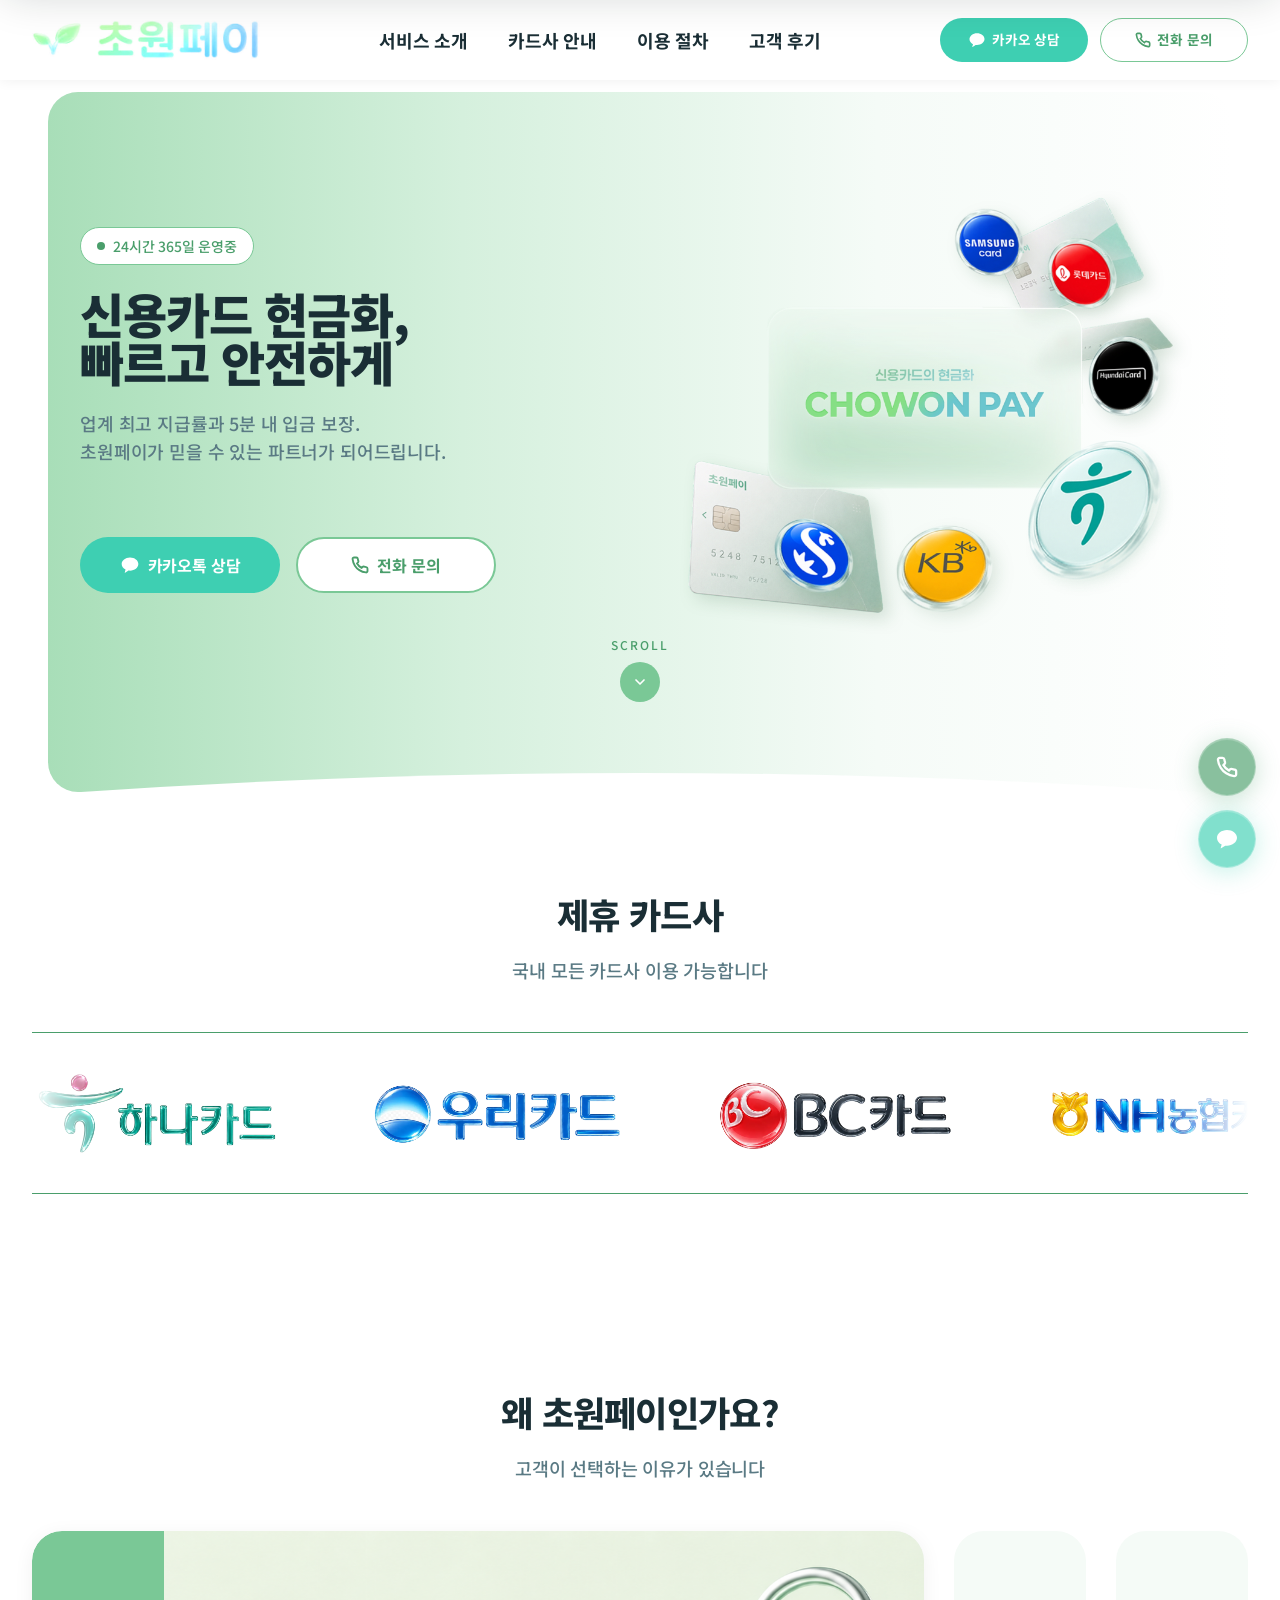
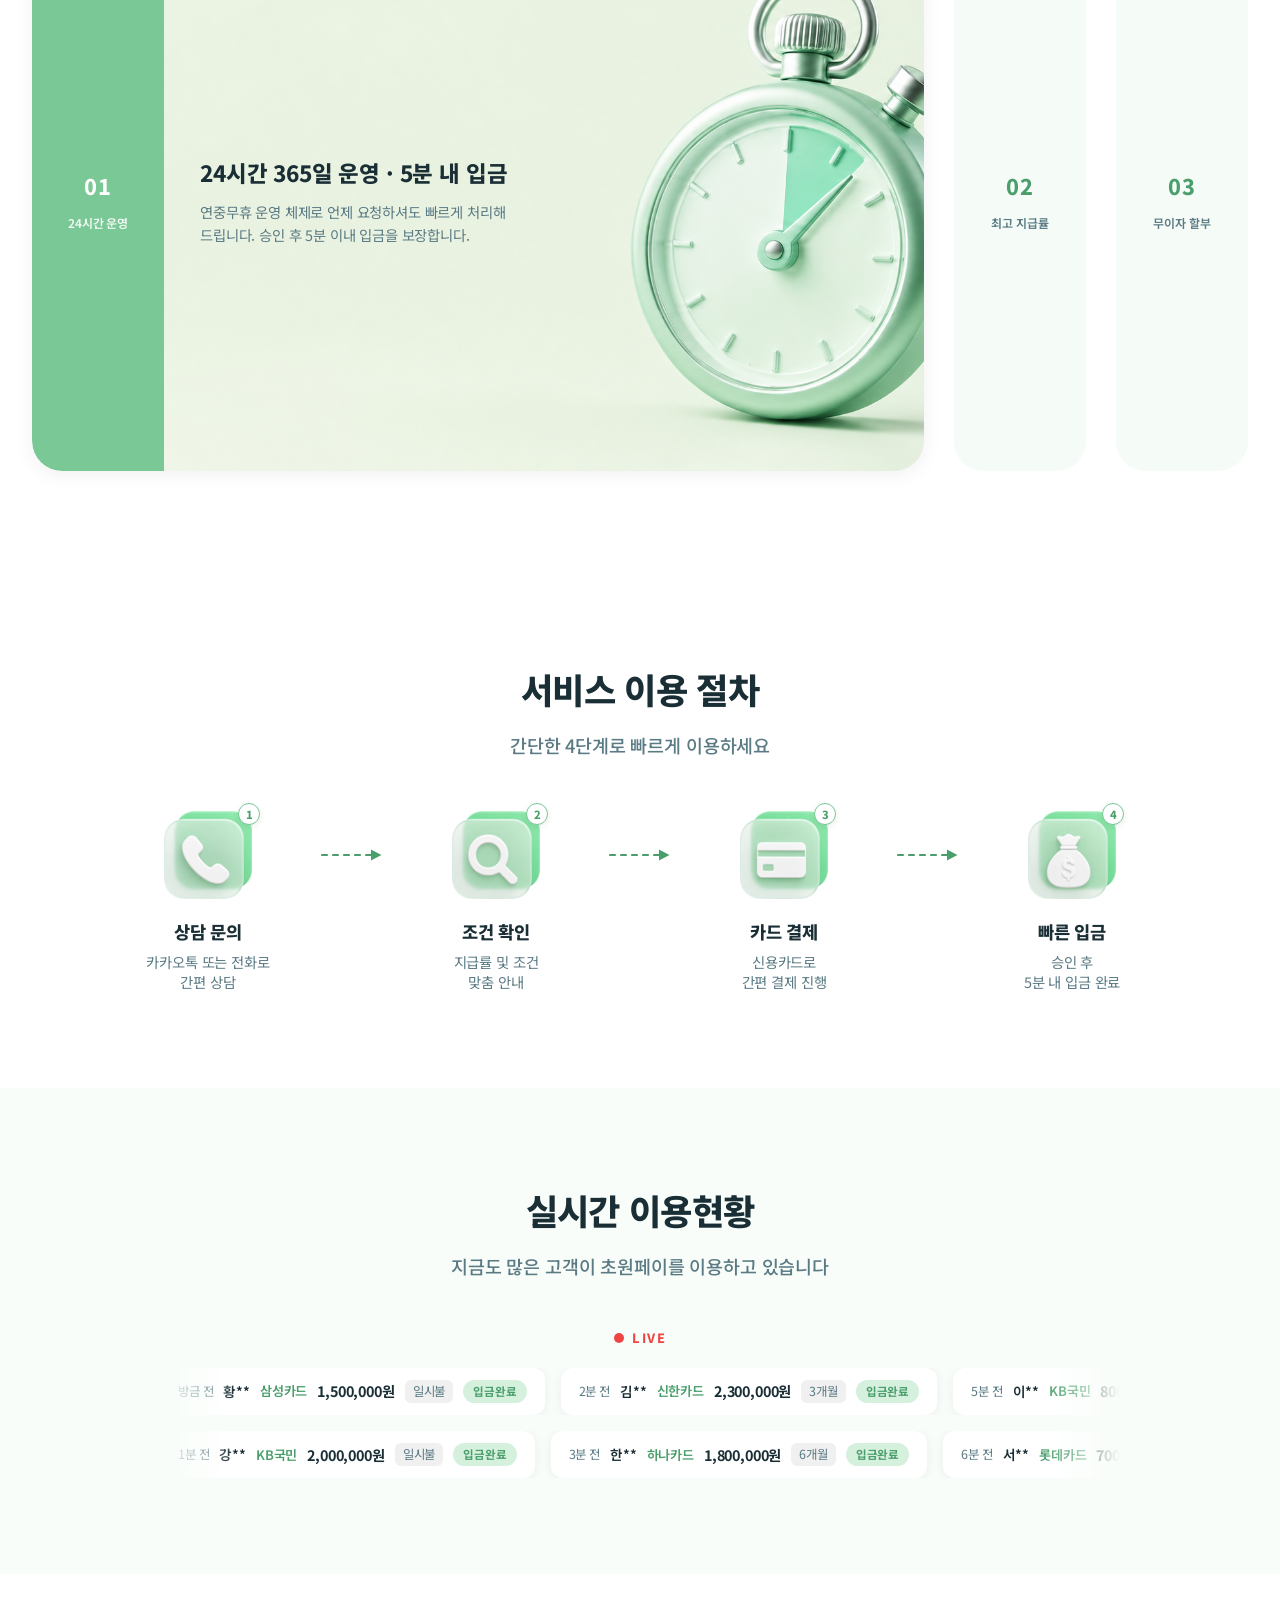
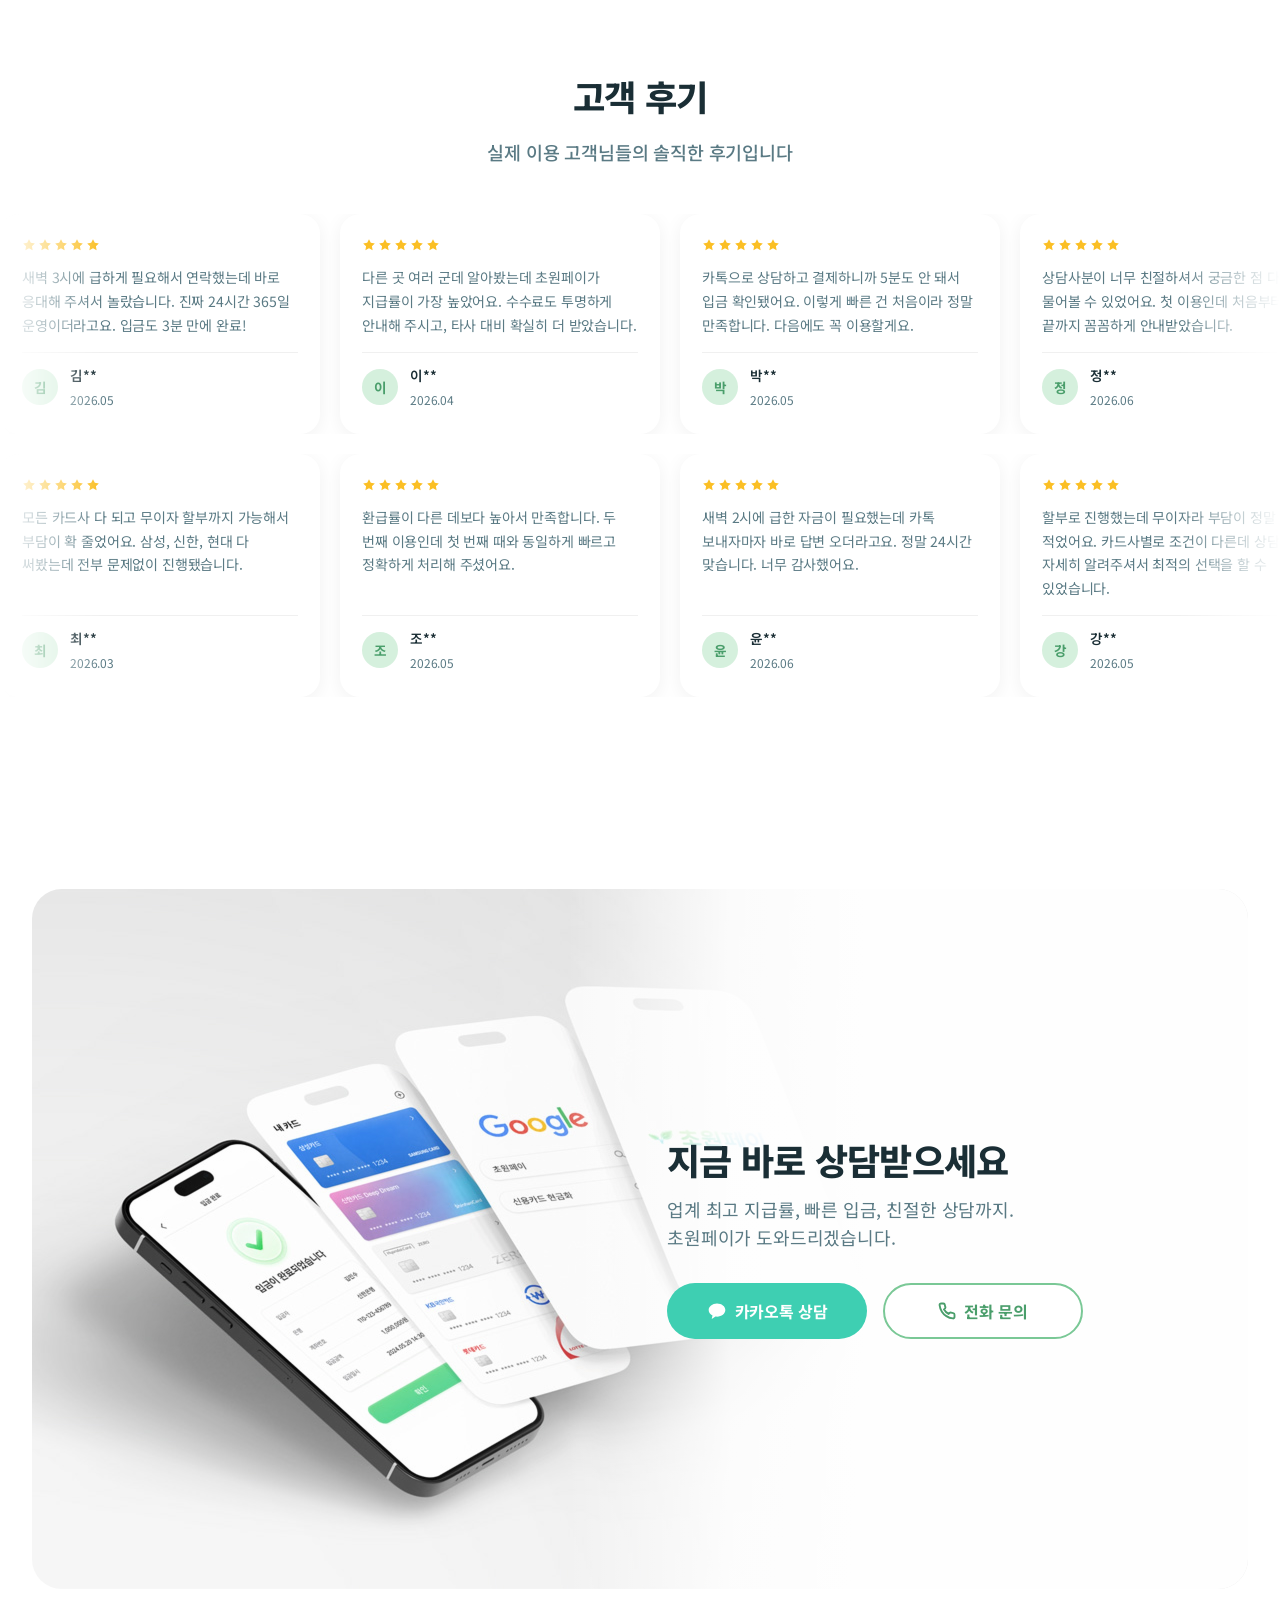
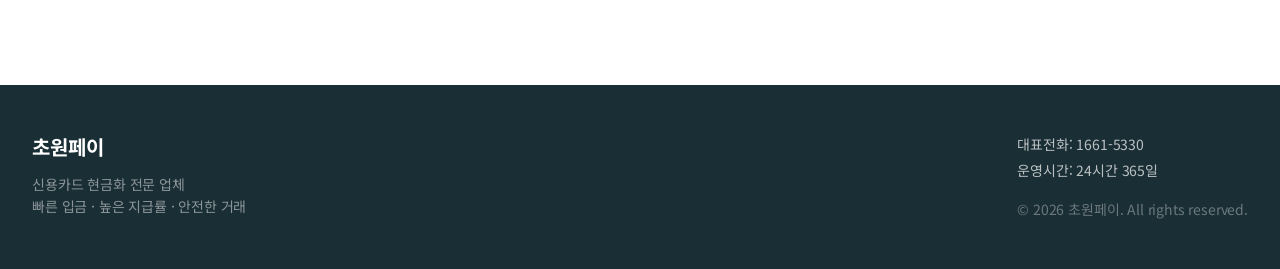
<file: index.html>
<!DOCTYPE html>
<html lang="ko">
<head>
  <meta name="naver-site-verification" content="4f44e9702781ed9d1d3877cd93a054fc68eecfd8" />
  <!-- Google Tag Manager -->
<script>(function(w,d,s,l,i){w[l]=w[l]||[];w[l].push({'gtm.start':
new Date().getTime(),event:'gtm.js'});var f=d.getElementsByTagName(s)[0],
j=d.createElement(s),dl=l!='dataLayer'?'&l='+l:'';j.async=true;j.src=
'https://www.googletagmanager.com/gtm.js?id='+i+dl;f.parentNode.insertBefore(j,f);
})(window,document,'script','dataLayer','GTM-WWJK65FQ');</script>
<!-- End Google Tag Manager -->
  <!-- Google tag (gtag.js) -->
<script async src="https://www.googletagmanager.com/gtag/js?id=G-6GHW662QYW"></script>
<script>
  window.dataLayer = window.dataLayer || [];
  function gtag(){dataLayer.push(arguments);}
  gtag('js', new Date());

  gtag('config', 'G-6GHW662QYW');
</script>
  <meta charset="UTF-8">
  <meta name="viewport" content="width=device-width, initial-scale=1.0">
  <title>초원페이 - 신용카드 현금화, 빠르고 안전하게</title>
  <meta name="description" content="신용카드 현금화, 빠르고 안전하게. 업계 최고 지급률과 24시간 운영으로 믿을 수 있는 매입 서비스.">
  <meta name="keywords" content="초원페이, 신용카드 현금화, 카드 매입, 빠른 입금, 높은 지급률">
  <meta name="robots" content="index,follow,max-image-preview:large">
  <meta name="theme-color" content="#4A9E6B">
  <link rel="icon" type="image/x-icon" href="favicon.ico">
  <link rel="icon" type="image/png" sizes="32x32" href="static/images/favicon-32x32.png">
  <link rel="icon" type="image/png" sizes="16x16" href="static/images/favicon-16x16.png">
  <link rel="apple-touch-icon" sizes="180x180" href="static/images/apple-touch-icon.png">
  <link rel="manifest" href="site.webmanifest">
  <meta property="og:type" content="website">
  <meta property="og:title" content="초원페이 - 신용카드 현금화, 빠르고 안전하게">
  <meta property="og:description" content="업계 최고 지급률과 24시간 운영으로 믿을 수 있는 매입 서비스.">
  <meta property="og:site_name" content="초원페이">
  <meta property="og:url" content="https://www.xn--sp5bul91lbyh.com/">
  <meta property="og:locale" content="ko_KR">
  <meta property="og:image" content="https://www.xn--sp5bul91lbyh.com/static/images/og-image.png">
  <meta property="og:image:width" content="1200">
  <meta property="og:image:height" content="630">
  <meta name="twitter:card" content="summary_large_image">
  <meta name="twitter:title" content="초원페이 - 신용카드 현금화, 빠르고 안전하게">
  <meta name="twitter:description" content="업계 최고 지급률과 24시간 운영으로 믿을 수 있는 매입 서비스.">
  <meta name="twitter:image" content="https://www.xn--sp5bul91lbyh.com/static/images/og-image.png">
  <link rel="canonical" href="https://www.xn--sp5bul91lbyh.com/">
  <link rel="preconnect" href="https://fonts.googleapis.com">
  <link rel="preconnect" href="https://fonts.gstatic.com" crossorigin>
  <link href="https://fonts.googleapis.com/css2?family=Noto+Sans+KR:wght@400;500;700;800;900&display=swap" rel="stylesheet">
  <link rel="stylesheet" href="static/tailwind.css">
  <link rel="stylesheet" href="static/style.css">
  <script type="application/ld+json">
  {"@context":"https://schema.org","@type":"LocalBusiness","name":"초원페이","description":"신용카드 현금화 전문 서비스 — 업계 최고 지급률, 빠른 입금, 24시간 운영","url":"https://www.example.com/","telephone":"1661-5330","openingHours":"Mo-Su 00:00-24:00","priceRange":"₩₩","image":"https://www.example.com/static/images/og-image.png"}
  </script>
  <script type="application/ld+json">
  {"@context":"https://schema.org","@type":"WebSite","name":"초원페이","url":"https://www.xn--sp5bul91lbyh.com/","inLanguage":"ko-KR"}
  </script>
</head>
<body>
  <!-- Google Tag Manager (noscript) -->
<noscript><iframe src="https://www.googletagmanager.com/ns.html?id=GTM-WWJK65FQ"
height="0" width="0" style="display:none;visibility:hidden"></iframe></noscript>
<!-- End Google Tag Manager (noscript) -->
  <!-- ===== Header / Navigation ===== -->
  <header class="site-header" id="siteHeader">
    <div class="cw-1700 mx-auto px-4 sm:px-6 lg:px-8">
      <div class="flex items-center justify-between h-16 md:h-20">
        <a href="#" class="nav-logo"><img src="static/images/logo-header.webp" alt="초원페이" class="nav-logo-img"></a>
        <nav class="hidden xl:flex items-center gap-10">
          <a href="#features" class="nav-link">서비스 소개</a>
          <a href="#partners" class="nav-link">카드사 안내</a>
          <a href="#process" class="nav-link">이용 절차</a>
          <a href="#reviews" class="nav-link">고객 후기</a>
        </nav>
        <div class="hidden xl:flex items-center gap-3">
          <a href="#" data-kakao class="cta-btn cta-kakao cta-btn--sm">
            <svg width="18" height="18" viewBox="0 0 24 24" fill="#FFFFFF"><path d="M12 3C6.48 3 2 6.58 2 10.9c0 2.78 1.86 5.22 4.65 6.6l-.95 3.53c-.07.26.2.47.43.33l4.1-2.72c.58.07 1.17.11 1.77.11 5.52 0 10-3.58 10-7.95S17.52 3 12 3z"/></svg>
            카카오 상담
          </a>
          <a href="tel:1588-0000" data-phone class="cta-btn cta-phone cta-btn--sm">
            <svg width="16" height="16" viewBox="0 0 24 24" fill="none" stroke="currentColor" stroke-width="2.5" stroke-linecap="round"><path d="M22 16.92v3a2 2 0 0 1-2.18 2 19.79 19.79 0 0 1-8.63-3.07 19.5 19.5 0 0 1-6-6A19.79 19.79 0 0 1 2.12 4.18 2 2 0 0 1 4.11 2h3a2 2 0 0 1 2 1.72c.12.96.36 1.9.7 2.81a2 2 0 0 1-.45 2.11L8.09 9.91a16 16 0 0 0 6 6l1.27-1.27a2 2 0 0 1 2.11-.45c.91.34 1.85.58 2.81.7A2 2 0 0 1 22 16.92z"/></svg>
            전화 문의
          </a>
        </div>
        <div class="hamburger xl:hidden" id="hamburgerBtn" aria-label="메뉴 열기">
          <span></span><span></span><span></span>
        </div>
      </div>
    </div>
  </header>

  <!-- ===== Mobile Menu ===== -->
  <div class="mobile-menu-backdrop" id="mobileMenuBackdrop"></div>
  <div class="mobile-menu" id="mobileMenu">
    <div class="mobile-menu-head">
      <img src="static/images/logo-header.webp" alt="초원페이" class="mobile-menu-logo">
      <div class="mobile-menu-close" id="mobileMenuClose" aria-label="메뉴 닫기">
        <svg width="22" height="22" viewBox="0 0 24 24" fill="none" stroke="#1A2E35" stroke-width="2.2" stroke-linecap="round"><line x1="18" y1="6" x2="6" y2="18"/><line x1="6" y1="6" x2="18" y2="18"/></svg>
      </div>
    </div>
    <nav class="mobile-menu-list">
      <a href="#features" class="mobile-nav-link">서비스 소개</a>
      <a href="#partners" class="mobile-nav-link">카드사 안내</a>
      <a href="#process" class="mobile-nav-link">이용 절차</a>
      <a href="#reviews" class="mobile-nav-link">고객 후기</a>
      <a href="tel:1588-0000" data-phone class="mobile-nav-link mobile-nav-phone">
        <svg width="16" height="16" viewBox="0 0 24 24" fill="none" stroke="currentColor" stroke-width="2.2" stroke-linecap="round"><path d="M22 16.92v3a2 2 0 0 1-2.18 2 19.79 19.79 0 0 1-8.63-3.07 19.5 19.5 0 0 1-6-6A19.79 19.79 0 0 1 2.12 4.18 2 2 0 0 1 4.11 2h3a2 2 0 0 1 2 1.72c.12.96.36 1.9.7 2.81a2 2 0 0 1-.45 2.11L8.09 9.91a16 16 0 0 0 6 6l1.27-1.27a2 2 0 0 1 2.11-.45c.91.34 1.85.58 2.81.7A2 2 0 0 1 22 16.92z"/></svg>
        전화 상담
      </a>
    </nav>
    <a href="#" data-kakao class="mobile-menu-kakao">
      <svg width="18" height="18" viewBox="0 0 24 24" fill="#FFFFFF"><path d="M12 3C6.48 3 2 6.58 2 10.9c0 2.78 1.86 5.22 4.65 6.6l-.95 3.53c-.07.26.2.47.43.33l4.1-2.72c.58.07 1.17.11 1.77.11 5.52 0 10-3.58 10-7.95S17.52 3 12 3z"/></svg>
      카카오톡 상담
    </a>
  </div>

  <!-- ===== MAIN ===== -->
  <main>
    <!-- ===== Hero Section ===== -->
    <section class="hero-section" id="hero">
      <div class="hero-content mx-auto px-4 sm:px-6 lg:px-8 relative z-10 flex items-center">
        <div class="hero-layout w-full pt-12 pb-24 lg:pt-16 lg:pb-32">
          <!-- Text -->
          <div class="hero-text text-center lg:text-left max-w-xl">
            <div class="inline-flex items-center gap-2 rounded-full px-4 py-2 mb-6" style="background:#FFFFFF;border:1.5px solid var(--color-green);">
              <span class="w-2 h-2 rounded-full animate-pulse" style="background:var(--color-green-dark);"></span>
              <span class="text-sm font-medium" style="color:var(--color-green-dark);">24시간 365일 운영중</span>
            </div>
            <h1 class="text-2xl sm:text-3xl lg:text-4xl xl:text-5xl font-extrabold leading-tight mb-6" style="color:var(--color-text-dark);">
              신용카드 <span class="nb">현금화,</span><br>
              빠르고 안전하게
            </h1>
            <p class="text-base sm:text-lg leading-relaxed mb-8 max-w-md mx-auto lg:mx-0" style="color:var(--color-text-gray);">
              업계 최고 지급률과 5분 내 입금 보장.<br class="hidden sm:block">
              초원페이가 믿을 수 있는 파트너가 되어드립니다.
            </p>
          </div>
          <!-- Image (mobile: between text and buttons) -->
          <div class="hero-image-placeholder">
            <img src="static/images/hero_2.webp" alt="초원페이 서비스" class="hero-img">
          </div>
          <!-- CTA -->
          <div class="hero-cta flex flex-row gap-4 justify-center lg:justify-start">
            <a href="#" data-kakao class="cta-btn cta-kakao">
              <svg width="20" height="20" viewBox="0 0 24 24" fill="#FFFFFF"><path d="M12 3C6.48 3 2 6.58 2 10.9c0 2.78 1.86 5.22 4.65 6.6l-.95 3.53c-.07.26.2.47.43.33l4.1-2.72c.58.07 1.17.11 1.77.11 5.52 0 10-3.58 10-7.95S17.52 3 12 3z"/></svg>
              카카오톡 상담
            </a>
            <a href="tel:1588-0000" data-phone class="cta-btn cta-phone">
              <svg width="18" height="18" viewBox="0 0 24 24" fill="none" stroke="currentColor" stroke-width="2.5" stroke-linecap="round"><path d="M22 16.92v3a2 2 0 0 1-2.18 2 19.79 19.79 0 0 1-8.63-3.07 19.5 19.5 0 0 1-6-6A19.79 19.79 0 0 1 2.12 4.18 2 2 0 0 1 4.11 2h3a2 2 0 0 1 2 1.72c.12.96.36 1.9.7 2.81a2 2 0 0 1-.45 2.11L8.09 9.91a16 16 0 0 0 6 6l1.27-1.27a2 2 0 0 1 2.11-.45c.91.34 1.85.58 2.81.7A2 2 0 0 1 22 16.92z"/></svg>
              전화 문의
            </a>
          </div>
        </div>
      </div>

      <!-- Gentle Center Arch -->
      <div class="hero-wave">
        <svg viewBox="0 0 1440 60" fill="none" xmlns="http://www.w3.org/2000/svg" preserveAspectRatio="none">
          <path d="M0,60 Q720,8 1440,60 L1440,60 L0,60 Z" fill="white"/>
        </svg>
      </div>

      <!-- Scroll Down Indicator -->
      <div class="scroll-indicator" id="scrollDown">
        <span>Scroll</span>
        <div class="chevron">
          <svg width="16" height="16" viewBox="0 0 24 24" fill="none" stroke="white" stroke-width="2.5" stroke-linecap="round" stroke-linejoin="round"><polyline points="6 9 12 15 18 9"/></svg>
        </div>
      </div>
    </section>

    <!-- ===== Card Partners Section ===== -->
    <section class="py-16 md:py-24 bg-white" id="partners">
      <div class="cw-1700 mx-auto px-4 sm:px-6 lg:px-8">
        <div class="fade-in-up">
          <h2 class="section-title">제휴 카드사</h2>
          <p class="section-subtitle">국내 모든 카드사 이용 가능합니다</p>
        </div>
        <div class="fade-in-up partner-logo-band">
          <div class="partner-logo-marquee">
          <div class="partner-logo-track">
              <div class="partner-logo-chip"><img width="1000" height="330" src="static/images/partner-1.webp" alt="하나카드"></div>
              <div class="partner-logo-chip"><img width="1000" height="330" src="static/images/partner-2.webp" alt="우리카드"></div>
              <div class="partner-logo-chip"><img width="1000" height="330" src="static/images/partner-3.webp" alt="BC카드"></div>
              <div class="partner-logo-chip"><img width="1000" height="330" src="static/images/partner-4.webp" alt="NH농협카드"></div>
              <div class="partner-logo-chip"><img width="1000" height="330" src="static/images/partner-5.webp" alt="IBK카드"></div>
              <div class="partner-logo-chip"><img width="1000" height="330" src="static/images/partner-6.webp" alt="신한카드"></div>
              <div class="partner-logo-chip"><img width="1000" height="330" src="static/images/partner-7.webp" alt="KB국민카드"></div>
              <div class="partner-logo-chip"><img width="1000" height="330" src="static/images/partner-8.webp" alt="현대카드"></div>
              <div class="partner-logo-chip"><img width="1000" height="330" src="static/images/partner-9.webp" alt="롯데카드"></div>
              <div class="partner-logo-chip"><img width="1000" height="330" src="static/images/partner-10.webp" alt="삼성카드"></div>
              <div class="partner-logo-chip"><img width="1000" height="330" src="static/images/partner-1.webp" alt="하나카드"></div>
              <div class="partner-logo-chip"><img width="1000" height="330" src="static/images/partner-2.webp" alt="우리카드"></div>
              <div class="partner-logo-chip"><img width="1000" height="330" src="static/images/partner-3.webp" alt="BC카드"></div>
              <div class="partner-logo-chip"><img width="1000" height="330" src="static/images/partner-4.webp" alt="NH농협카드"></div>
              <div class="partner-logo-chip"><img width="1000" height="330" src="static/images/partner-5.webp" alt="IBK카드"></div>
              <div class="partner-logo-chip"><img width="1000" height="330" src="static/images/partner-6.webp" alt="신한카드"></div>
              <div class="partner-logo-chip"><img width="1000" height="330" src="static/images/partner-7.webp" alt="KB국민카드"></div>
              <div class="partner-logo-chip"><img width="1000" height="330" src="static/images/partner-8.webp" alt="현대카드"></div>
              <div class="partner-logo-chip"><img width="1000" height="330" src="static/images/partner-9.webp" alt="롯데카드"></div>
              <div class="partner-logo-chip"><img width="1000" height="330" src="static/images/partner-10.webp" alt="삼성카드"></div>
          </div>
          </div>
        </div>
      </section>

    <!-- ===== Features / Horizontal Accordion Section ===== -->
    <section class="py-16 md:py-24 bg-white" id="features">
      <div class="cw-1400 mx-auto px-4 sm:px-6 lg:px-8">
        <div class="fade-in-up">
          <h2 class="section-title">왜 초원페이인가요?</h2>
          <p class="section-subtitle">고객이 선택하는 이유가 있습니다</p>
        </div>
        <div class="h-accordion fade-in-up">
          <div class="h-accordion-item open" data-index="0">
            <div class="h-accordion-tab">
              <span class="h-accordion-num">01</span>
              <span class="h-accordion-tab-title">24시간 365일 운영 · 5분 내 입금</span>
              <span class="h-accordion-tab-label">24시간 운영</span>
              <span class="h-accordion-chevron">
                <svg width="20" height="20" viewBox="0 0 24 24" fill="none" stroke="currentColor" stroke-width="2.5" stroke-linecap="round" stroke-linejoin="round"><polyline points="6 9 12 15 18 9"/></svg>
              </span>
            </div>
            <div class="h-accordion-panel">
              <div class="h-accordion-panel-inner h-accordion-panel-bg" style="background-image: url('static/images/accordion-1.webp');">
                <div class="h-accordion-text-overlay">
                  <h3 class="h-accordion-title">24시간 365일 운영 · 5분 내 입금</h3>
                  <p class="h-accordion-desc">연중무휴 운영 체제로 언제 요청하셔도 빠르게 처리해 드립니다. 승인 후 5분 이내 입금을 보장합니다.</p>
                </div>
              </div>
            </div>
          </div>
          <div class="h-accordion-item" data-index="1">
            <div class="h-accordion-tab">
              <span class="h-accordion-num">02</span>
              <span class="h-accordion-tab-title">지급률 업계 최고</span>
              <span class="h-accordion-tab-label">최고 지급률</span>
              <span class="h-accordion-chevron">
                <svg width="20" height="20" viewBox="0 0 24 24" fill="none" stroke="currentColor" stroke-width="2.5" stroke-linecap="round" stroke-linejoin="round"><polyline points="6 9 12 15 18 9"/></svg>
              </span>
            </div>
            <div class="h-accordion-panel">
              <div class="h-accordion-panel-inner h-accordion-panel-bg" style="background-image: url('static/images/accordion-2.webp');">
                <div class="h-accordion-text-overlay">
                  <h3 class="h-accordion-title">지급률 업계 최고</h3>
                  <p class="h-accordion-desc">타사 대비 높은 지급률로 고객님의 수익을 극대화합니다. 투명한 수수료 정책을 운영합니다.</p>
                </div>
              </div>
            </div>
          </div>
          <div class="h-accordion-item" data-index="2">
            <div class="h-accordion-tab">
              <span class="h-accordion-num">03</span>
              <span class="h-accordion-tab-title">무이자 · 할부 가능 (카드사별 상이)</span>
              <span class="h-accordion-tab-label">무이자 할부</span>
              <span class="h-accordion-chevron">
                <svg width="20" height="20" viewBox="0 0 24 24" fill="none" stroke="currentColor" stroke-width="2.5" stroke-linecap="round" stroke-linejoin="round"><polyline points="6 9 12 15 18 9"/></svg>
              </span>
            </div>
            <div class="h-accordion-panel">
              <div class="h-accordion-panel-inner h-accordion-panel-bg" style="background-image: url('static/images/accordion-3.webp');">
                <div class="h-accordion-text-overlay">
                  <h3 class="h-accordion-title">무이자 · 할부 가능 (카드사별 상이)</h3>
                  <p class="h-accordion-desc">다양한 카드사의 무이자 및 할부 혜택을 이용하실 수 있습니다. 카드사별 세부 조건은 상담 시 안내드립니다.</p>
                </div>
              </div>
            </div>
          </div>
        </div>
      </div>
    </section>

    <!-- ===== Process Section ===== -->
    <section class="py-16 md:py-24 bg-white" id="process">
      <div class="max-w-6xl mx-auto px-4 sm:px-6 lg:px-8">
        <div class="fade-in-up">
          <h2 class="section-title">서비스 이용 절차</h2>
          <p class="section-subtitle">간단한 4단계로 빠르게 이용하세요</p>
        </div>
        <div class="fade-in-up process-flow flex flex-wrap justify-center items-start gap-4 md:gap-0">
          <div class="process-step">
            <div class="process-icon">
              <span class="process-num">1</span>
              <img src="static/images/icon_inquiry.webp" loading="lazy" alt="상담 문의" class="process-icon-img">
            </div>
            <h3 class="process-step-title">상담 문의</h3>
            <p class="process-step-desc">카카오톡 또는 전화로<br>간편 상담</p>
          </div>
          <div class="process-arrow">›</div>
          <div class="process-step">
            <div class="process-icon">
              <span class="process-num">2</span>
              <img src="static/images/icon_check.webp" loading="lazy" alt="조건 확인" class="process-icon-img">
            </div>
            <h3 class="process-step-title">조건 확인</h3>
            <p class="process-step-desc">지급률 및 조건<br>맞춤 안내</p>
          </div>
          <div class="process-arrow">›</div>
          <div class="process-step">
            <div class="process-icon">
              <span class="process-num">3</span>
              <img src="static/images/icon_card.webp" loading="lazy" alt="카드 결제" class="process-icon-img">
            </div>
            <h3 class="process-step-title">카드 결제</h3>
            <p class="process-step-desc">신용카드로<br>간편 결제 진행</p>
          </div>
          <div class="process-arrow">›</div>
          <div class="process-step">
            <div class="process-icon">
              <span class="process-num">4</span>
              <img src="static/images/icon_payout.webp" loading="lazy" alt="빠른 입금" class="process-icon-img">
            </div>
            <h3 class="process-step-title">빠른 입금</h3>
            <p class="process-step-desc">승인 후<br>5분 내 입금 완료</p>
          </div>
        </div>
      </div>
    </section>

    <!-- ===== Live Usage Section ===== -->
    <section class="py-16 md:py-24" style="background:#f8fdf9;" id="liveUsage">
      <div class="max-w-5xl mx-auto px-4 sm:px-6 lg:px-8">
        <div class="fade-in-up">
          <h2 class="section-title">실시간 이용현황</h2>
          <p class="section-subtitle">지금도 많은 고객이 초원페이를 이용하고 있습니다</p>
        </div>
        <div class="fade-in-up">
          <div class="live-ticker-header-standalone">
            <span class="live-dot"></span>
            <span class="live-label">LIVE</span>
          </div>
          <div class="live-marquee-wrap">
            <div class="live-marquee-row">
              <div class="live-marquee-track marquee-left">
                <div class="live-ticker-card"><span class="ticker-time">방금 전</span><span class="ticker-name">황**</span><span class="ticker-card-name">삼성카드</span><span class="ticker-amount">1,500,000원</span><span class="ticker-method">일시불</span><span class="ticker-status">입금완료</span></div>
                <div class="live-ticker-card"><span class="ticker-time">2분 전</span><span class="ticker-name">김**</span><span class="ticker-card-name">신한카드</span><span class="ticker-amount">2,300,000원</span><span class="ticker-method">3개월</span><span class="ticker-status">입금완료</span></div>
                <div class="live-ticker-card"><span class="ticker-time">5분 전</span><span class="ticker-name">이**</span><span class="ticker-card-name">KB국민</span><span class="ticker-amount">800,000원</span><span class="ticker-method">일시불</span><span class="ticker-status">입금완료</span></div>
                <div class="live-ticker-card"><span class="ticker-time">7분 전</span><span class="ticker-name">박**</span><span class="ticker-card-name">현대카드</span><span class="ticker-amount">3,000,000원</span><span class="ticker-method">6개월</span><span class="ticker-status">입금완료</span></div>
                <div class="live-ticker-card"><span class="ticker-time">11분 전</span><span class="ticker-name">최**</span><span class="ticker-card-name">롯데카드</span><span class="ticker-amount">1,200,000원</span><span class="ticker-method">일시불</span><span class="ticker-status">입금완료</span></div>
                <div class="live-ticker-card"><span class="ticker-time">14분 전</span><span class="ticker-name">정**</span><span class="ticker-card-name">하나카드</span><span class="ticker-amount">5,000,000원</span><span class="ticker-method">12개월</span><span class="ticker-status">입금완료</span></div>
                <div class="live-ticker-card"><span class="ticker-time">18분 전</span><span class="ticker-name">조**</span><span class="ticker-card-name">삼성카드</span><span class="ticker-amount">950,000원</span><span class="ticker-method">일시불</span><span class="ticker-status">입금완료</span></div>
                <div class="live-ticker-card"><span class="ticker-time">22분 전</span><span class="ticker-name">윤**</span><span class="ticker-card-name">신한카드</span><span class="ticker-amount">4,200,000원</span><span class="ticker-method">3개월</span><span class="ticker-status">입금완료</span></div>
                <div class="live-ticker-card"><span class="ticker-time">방금 전</span><span class="ticker-name">황**</span><span class="ticker-card-name">삼성카드</span><span class="ticker-amount">1,500,000원</span><span class="ticker-method">일시불</span><span class="ticker-status">입금완료</span></div>
                <div class="live-ticker-card"><span class="ticker-time">2분 전</span><span class="ticker-name">김**</span><span class="ticker-card-name">신한카드</span><span class="ticker-amount">2,300,000원</span><span class="ticker-method">3개월</span><span class="ticker-status">입금완료</span></div>
                <div class="live-ticker-card"><span class="ticker-time">5분 전</span><span class="ticker-name">이**</span><span class="ticker-card-name">KB국민</span><span class="ticker-amount">800,000원</span><span class="ticker-method">일시불</span><span class="ticker-status">입금완료</span></div>
                <div class="live-ticker-card"><span class="ticker-time">7분 전</span><span class="ticker-name">박**</span><span class="ticker-card-name">현대카드</span><span class="ticker-amount">3,000,000원</span><span class="ticker-method">6개월</span><span class="ticker-status">입금완료</span></div>
                <div class="live-ticker-card"><span class="ticker-time">11분 전</span><span class="ticker-name">최**</span><span class="ticker-card-name">롯데카드</span><span class="ticker-amount">1,200,000원</span><span class="ticker-method">일시불</span><span class="ticker-status">입금완료</span></div>
                <div class="live-ticker-card"><span class="ticker-time">14분 전</span><span class="ticker-name">정**</span><span class="ticker-card-name">하나카드</span><span class="ticker-amount">5,000,000원</span><span class="ticker-method">12개월</span><span class="ticker-status">입금완료</span></div>
                <div class="live-ticker-card"><span class="ticker-time">18분 전</span><span class="ticker-name">조**</span><span class="ticker-card-name">삼성카드</span><span class="ticker-amount">950,000원</span><span class="ticker-method">일시불</span><span class="ticker-status">입금완료</span></div>
                <div class="live-ticker-card"><span class="ticker-time">22분 전</span><span class="ticker-name">윤**</span><span class="ticker-card-name">신한카드</span><span class="ticker-amount">4,200,000원</span><span class="ticker-method">3개월</span><span class="ticker-status">입금완료</span></div>
              </div>
            </div>
            <div class="live-marquee-row">
              <div class="live-marquee-track marquee-right">
                <div class="live-ticker-card"><span class="ticker-time">1분 전</span><span class="ticker-name">강**</span><span class="ticker-card-name">KB국민</span><span class="ticker-amount">2,000,000원</span><span class="ticker-method">일시불</span><span class="ticker-status">입금완료</span></div>
                <div class="live-ticker-card"><span class="ticker-time">3분 전</span><span class="ticker-name">한**</span><span class="ticker-card-name">하나카드</span><span class="ticker-amount">1,800,000원</span><span class="ticker-method">6개월</span><span class="ticker-status">입금완료</span></div>
                <div class="live-ticker-card"><span class="ticker-time">6분 전</span><span class="ticker-name">서**</span><span class="ticker-card-name">롯데카드</span><span class="ticker-amount">700,000원</span><span class="ticker-method">일시불</span><span class="ticker-status">입금완료</span></div>
                <div class="live-ticker-card"><span class="ticker-time">9분 전</span><span class="ticker-name">임**</span><span class="ticker-card-name">현대카드</span><span class="ticker-amount">3,500,000원</span><span class="ticker-method">12개월</span><span class="ticker-status">입금완료</span></div>
                <div class="live-ticker-card"><span class="ticker-time">13분 전</span><span class="ticker-name">오**</span><span class="ticker-card-name">삼성카드</span><span class="ticker-amount">2,500,000원</span><span class="ticker-method">3개월</span><span class="ticker-status">입금완료</span></div>
                <div class="live-ticker-card"><span class="ticker-time">16분 전</span><span class="ticker-name">배**</span><span class="ticker-card-name">신한카드</span><span class="ticker-amount">1,000,000원</span><span class="ticker-method">일시불</span><span class="ticker-status">입금완료</span></div>
                <div class="live-ticker-card"><span class="ticker-time">20분 전</span><span class="ticker-name">문**</span><span class="ticker-card-name">KB국민</span><span class="ticker-amount">4,000,000원</span><span class="ticker-method">6개월</span><span class="ticker-status">입금완료</span></div>
                <div class="live-ticker-card"><span class="ticker-time">25분 전</span><span class="ticker-name">송**</span><span class="ticker-card-name">하나카드</span><span class="ticker-amount">500,000원</span><span class="ticker-method">일시불</span><span class="ticker-status">입금완료</span></div>
                <div class="live-ticker-card"><span class="ticker-time">1분 전</span><span class="ticker-name">강**</span><span class="ticker-card-name">KB국민</span><span class="ticker-amount">2,000,000원</span><span class="ticker-method">일시불</span><span class="ticker-status">입금완료</span></div>
                <div class="live-ticker-card"><span class="ticker-time">3분 전</span><span class="ticker-name">한**</span><span class="ticker-card-name">하나카드</span><span class="ticker-amount">1,800,000원</span><span class="ticker-method">6개월</span><span class="ticker-status">입금완료</span></div>
                <div class="live-ticker-card"><span class="ticker-time">6분 전</span><span class="ticker-name">서**</span><span class="ticker-card-name">롯데카드</span><span class="ticker-amount">700,000원</span><span class="ticker-method">일시불</span><span class="ticker-status">입금완료</span></div>
                <div class="live-ticker-card"><span class="ticker-time">9분 전</span><span class="ticker-name">임**</span><span class="ticker-card-name">현대카드</span><span class="ticker-amount">3,500,000원</span><span class="ticker-method">12개월</span><span class="ticker-status">입금완료</span></div>
                <div class="live-ticker-card"><span class="ticker-time">13분 전</span><span class="ticker-name">오**</span><span class="ticker-card-name">삼성카드</span><span class="ticker-amount">2,500,000원</span><span class="ticker-method">3개월</span><span class="ticker-status">입금완료</span></div>
                <div class="live-ticker-card"><span class="ticker-time">16분 전</span><span class="ticker-name">배**</span><span class="ticker-card-name">신한카드</span><span class="ticker-amount">1,000,000원</span><span class="ticker-method">일시불</span><span class="ticker-status">입금완료</span></div>
                <div class="live-ticker-card"><span class="ticker-time">20분 전</span><span class="ticker-name">문**</span><span class="ticker-card-name">KB국민</span><span class="ticker-amount">4,000,000원</span><span class="ticker-method">6개월</span><span class="ticker-status">입금완료</span></div>
                <div class="live-ticker-card"><span class="ticker-time">25분 전</span><span class="ticker-name">송**</span><span class="ticker-card-name">하나카드</span><span class="ticker-amount">500,000원</span><span class="ticker-method">일시불</span><span class="ticker-status">입금완료</span></div>
              </div>
            </div>
          </div>
        </div>
      </div>
    </section>

    <!-- ===== Customer Reviews Section ===== -->
    <section class="py-16 md:py-24 bg-white" id="reviews">
      <div class="max-w-6xl mx-auto px-4 sm:px-6 lg:px-8">
        <div class="fade-in-up">
          <h2 class="section-title">고객 후기</h2>
          <p class="section-subtitle">실제 이용 고객님들의 솔직한 후기입니다</p>
        </div>
      </div>
      <div class="review-marquee-wrap fade-in-up">
        <!-- Row 1: scrolls left -->
        <div class="review-marquee-row">
          <div class="review-marquee-track marquee-left">
            <div class="review-card-m">
              <div class="review-stars"><svg width="14" height="14" viewBox="0 0 24 24" fill="#FBBF24"><path d="M12 2l3.09 6.26L22 9.27l-5 4.87 1.18 6.88L12 17.77l-6.18 3.25L7 14.14 2 9.27l6.91-1.01L12 2z"/></svg><svg width="14" height="14" viewBox="0 0 24 24" fill="#FBBF24"><path d="M12 2l3.09 6.26L22 9.27l-5 4.87 1.18 6.88L12 17.77l-6.18 3.25L7 14.14 2 9.27l6.91-1.01L12 2z"/></svg><svg width="14" height="14" viewBox="0 0 24 24" fill="#FBBF24"><path d="M12 2l3.09 6.26L22 9.27l-5 4.87 1.18 6.88L12 17.77l-6.18 3.25L7 14.14 2 9.27l6.91-1.01L12 2z"/></svg><svg width="14" height="14" viewBox="0 0 24 24" fill="#FBBF24"><path d="M12 2l3.09 6.26L22 9.27l-5 4.87 1.18 6.88L12 17.77l-6.18 3.25L7 14.14 2 9.27l6.91-1.01L12 2z"/></svg><svg width="14" height="14" viewBox="0 0 24 24" fill="#FBBF24"><path d="M12 2l3.09 6.26L22 9.27l-5 4.87 1.18 6.88L12 17.77l-6.18 3.25L7 14.14 2 9.27l6.91-1.01L12 2z"/></svg></div>
              <p class="review-text">새벽 3시에 급하게 필요해서 연락했는데 바로 응대해 주셔서 놀랐습니다. 진짜 24시간 365일 운영이더라고요. 입금도 3분 만에 완료!</p>
              <div class="review-author"><div class="review-avatar">김</div><div><span class="review-name">김**</span><span class="review-date">2026.05</span></div></div>
            </div>
            <div class="review-card-m">
              <div class="review-stars"><svg width="14" height="14" viewBox="0 0 24 24" fill="#FBBF24"><path d="M12 2l3.09 6.26L22 9.27l-5 4.87 1.18 6.88L12 17.77l-6.18 3.25L7 14.14 2 9.27l6.91-1.01L12 2z"/></svg><svg width="14" height="14" viewBox="0 0 24 24" fill="#FBBF24"><path d="M12 2l3.09 6.26L22 9.27l-5 4.87 1.18 6.88L12 17.77l-6.18 3.25L7 14.14 2 9.27l6.91-1.01L12 2z"/></svg><svg width="14" height="14" viewBox="0 0 24 24" fill="#FBBF24"><path d="M12 2l3.09 6.26L22 9.27l-5 4.87 1.18 6.88L12 17.77l-6.18 3.25L7 14.14 2 9.27l6.91-1.01L12 2z"/></svg><svg width="14" height="14" viewBox="0 0 24 24" fill="#FBBF24"><path d="M12 2l3.09 6.26L22 9.27l-5 4.87 1.18 6.88L12 17.77l-6.18 3.25L7 14.14 2 9.27l6.91-1.01L12 2z"/></svg><svg width="14" height="14" viewBox="0 0 24 24" fill="#FBBF24"><path d="M12 2l3.09 6.26L22 9.27l-5 4.87 1.18 6.88L12 17.77l-6.18 3.25L7 14.14 2 9.27l6.91-1.01L12 2z"/></svg></div>
              <p class="review-text">다른 곳 여러 군데 알아봤는데 초원페이가 지급률이 가장 높았어요. 수수료도 투명하게 안내해 주시고, 타사 대비 확실히 더 받았습니다.</p>
              <div class="review-author"><div class="review-avatar">이</div><div><span class="review-name">이**</span><span class="review-date">2026.04</span></div></div>
            </div>
            <div class="review-card-m">
              <div class="review-stars"><svg width="14" height="14" viewBox="0 0 24 24" fill="#FBBF24"><path d="M12 2l3.09 6.26L22 9.27l-5 4.87 1.18 6.88L12 17.77l-6.18 3.25L7 14.14 2 9.27l6.91-1.01L12 2z"/></svg><svg width="14" height="14" viewBox="0 0 24 24" fill="#FBBF24"><path d="M12 2l3.09 6.26L22 9.27l-5 4.87 1.18 6.88L12 17.77l-6.18 3.25L7 14.14 2 9.27l6.91-1.01L12 2z"/></svg><svg width="14" height="14" viewBox="0 0 24 24" fill="#FBBF24"><path d="M12 2l3.09 6.26L22 9.27l-5 4.87 1.18 6.88L12 17.77l-6.18 3.25L7 14.14 2 9.27l6.91-1.01L12 2z"/></svg><svg width="14" height="14" viewBox="0 0 24 24" fill="#FBBF24"><path d="M12 2l3.09 6.26L22 9.27l-5 4.87 1.18 6.88L12 17.77l-6.18 3.25L7 14.14 2 9.27l6.91-1.01L12 2z"/></svg><svg width="14" height="14" viewBox="0 0 24 24" fill="#FBBF24"><path d="M12 2l3.09 6.26L22 9.27l-5 4.87 1.18 6.88L12 17.77l-6.18 3.25L7 14.14 2 9.27l6.91-1.01L12 2z"/></svg></div>
              <p class="review-text">카톡으로 상담하고 결제하니까 5분도 안 돼서 입금 확인됐어요. 이렇게 빠른 건 처음이라 정말 만족합니다. 다음에도 꼭 이용할게요.</p>
              <div class="review-author"><div class="review-avatar">박</div><div><span class="review-name">박**</span><span class="review-date">2026.05</span></div></div>
            </div>
            <div class="review-card-m">
              <div class="review-stars"><svg width="14" height="14" viewBox="0 0 24 24" fill="#FBBF24"><path d="M12 2l3.09 6.26L22 9.27l-5 4.87 1.18 6.88L12 17.77l-6.18 3.25L7 14.14 2 9.27l6.91-1.01L12 2z"/></svg><svg width="14" height="14" viewBox="0 0 24 24" fill="#FBBF24"><path d="M12 2l3.09 6.26L22 9.27l-5 4.87 1.18 6.88L12 17.77l-6.18 3.25L7 14.14 2 9.27l6.91-1.01L12 2z"/></svg><svg width="14" height="14" viewBox="0 0 24 24" fill="#FBBF24"><path d="M12 2l3.09 6.26L22 9.27l-5 4.87 1.18 6.88L12 17.77l-6.18 3.25L7 14.14 2 9.27l6.91-1.01L12 2z"/></svg><svg width="14" height="14" viewBox="0 0 24 24" fill="#FBBF24"><path d="M12 2l3.09 6.26L22 9.27l-5 4.87 1.18 6.88L12 17.77l-6.18 3.25L7 14.14 2 9.27l6.91-1.01L12 2z"/></svg><svg width="14" height="14" viewBox="0 0 24 24" fill="#FBBF24"><path d="M12 2l3.09 6.26L22 9.27l-5 4.87 1.18 6.88L12 17.77l-6.18 3.25L7 14.14 2 9.27l6.91-1.01L12 2z"/></svg></div>
              <p class="review-text">상담사분이 너무 친절하셔서 궁금한 점 다 물어볼 수 있었어요. 첫 이용인데 처음부터 끝까지 꼼꼼하게 안내받았습니다.</p>
              <div class="review-author"><div class="review-avatar">정</div><div><span class="review-name">정**</span><span class="review-date">2026.06</span></div></div>
            </div>
            <div class="review-card-m">
              <div class="review-stars"><svg width="14" height="14" viewBox="0 0 24 24" fill="#FBBF24"><path d="M12 2l3.09 6.26L22 9.27l-5 4.87 1.18 6.88L12 17.77l-6.18 3.25L7 14.14 2 9.27l6.91-1.01L12 2z"/></svg><svg width="14" height="14" viewBox="0 0 24 24" fill="#FBBF24"><path d="M12 2l3.09 6.26L22 9.27l-5 4.87 1.18 6.88L12 17.77l-6.18 3.25L7 14.14 2 9.27l6.91-1.01L12 2z"/></svg><svg width="14" height="14" viewBox="0 0 24 24" fill="#FBBF24"><path d="M12 2l3.09 6.26L22 9.27l-5 4.87 1.18 6.88L12 17.77l-6.18 3.25L7 14.14 2 9.27l6.91-1.01L12 2z"/></svg><svg width="14" height="14" viewBox="0 0 24 24" fill="#FBBF24"><path d="M12 2l3.09 6.26L22 9.27l-5 4.87 1.18 6.88L12 17.77l-6.18 3.25L7 14.14 2 9.27l6.91-1.01L12 2z"/></svg><svg width="14" height="14" viewBox="0 0 24 24" fill="#FBBF24"><path d="M12 2l3.09 6.26L22 9.27l-5 4.87 1.18 6.88L12 17.77l-6.18 3.25L7 14.14 2 9.27l6.91-1.01L12 2z"/></svg></div>
              <p class="review-text">주말에도 바로 처리해 주셔서 감사합니다. 24시간 운영이라 시간 상관없이 이용할 수 있어서 직장인으로서 정말 편해요.</p>
              <div class="review-author"><div class="review-avatar">한</div><div><span class="review-name">한**</span><span class="review-date">2026.04</span></div></div>
            </div>
            <div class="review-card-m">
              <div class="review-stars"><svg width="14" height="14" viewBox="0 0 24 24" fill="#FBBF24"><path d="M12 2l3.09 6.26L22 9.27l-5 4.87 1.18 6.88L12 17.77l-6.18 3.25L7 14.14 2 9.27l6.91-1.01L12 2z"/></svg><svg width="14" height="14" viewBox="0 0 24 24" fill="#FBBF24"><path d="M12 2l3.09 6.26L22 9.27l-5 4.87 1.18 6.88L12 17.77l-6.18 3.25L7 14.14 2 9.27l6.91-1.01L12 2z"/></svg><svg width="14" height="14" viewBox="0 0 24 24" fill="#FBBF24"><path d="M12 2l3.09 6.26L22 9.27l-5 4.87 1.18 6.88L12 17.77l-6.18 3.25L7 14.14 2 9.27l6.91-1.01L12 2z"/></svg><svg width="14" height="14" viewBox="0 0 24 24" fill="#FBBF24"><path d="M12 2l3.09 6.26L22 9.27l-5 4.87 1.18 6.88L12 17.77l-6.18 3.25L7 14.14 2 9.27l6.91-1.01L12 2z"/></svg><svg width="14" height="14" viewBox="0 0 24 24" fill="#FBBF24"><path d="M12 2l3.09 6.26L22 9.27l-5 4.87 1.18 6.88L12 17.77l-6.18 3.25L7 14.14 2 9.27l6.91-1.01L12 2z"/></svg></div>
              <p class="review-text">새벽 3시에 급하게 필요해서 연락했는데 바로 응대해 주셔서 놀랐습니다. 진짜 24시간 365일 운영이더라고요. 입금도 3분 만에 완료!</p>
              <div class="review-author"><div class="review-avatar">김</div><div><span class="review-name">김**</span><span class="review-date">2026.05</span></div></div>
            </div>
            <div class="review-card-m">
              <div class="review-stars"><svg width="14" height="14" viewBox="0 0 24 24" fill="#FBBF24"><path d="M12 2l3.09 6.26L22 9.27l-5 4.87 1.18 6.88L12 17.77l-6.18 3.25L7 14.14 2 9.27l6.91-1.01L12 2z"/></svg><svg width="14" height="14" viewBox="0 0 24 24" fill="#FBBF24"><path d="M12 2l3.09 6.26L22 9.27l-5 4.87 1.18 6.88L12 17.77l-6.18 3.25L7 14.14 2 9.27l6.91-1.01L12 2z"/></svg><svg width="14" height="14" viewBox="0 0 24 24" fill="#FBBF24"><path d="M12 2l3.09 6.26L22 9.27l-5 4.87 1.18 6.88L12 17.77l-6.18 3.25L7 14.14 2 9.27l6.91-1.01L12 2z"/></svg><svg width="14" height="14" viewBox="0 0 24 24" fill="#FBBF24"><path d="M12 2l3.09 6.26L22 9.27l-5 4.87 1.18 6.88L12 17.77l-6.18 3.25L7 14.14 2 9.27l6.91-1.01L12 2z"/></svg><svg width="14" height="14" viewBox="0 0 24 24" fill="#FBBF24"><path d="M12 2l3.09 6.26L22 9.27l-5 4.87 1.18 6.88L12 17.77l-6.18 3.25L7 14.14 2 9.27l6.91-1.01L12 2z"/></svg></div>
              <p class="review-text">다른 곳 여러 군데 알아봤는데 초원페이가 지급률이 가장 높았어요. 수수료도 투명하게 안내해 주시고, 타사 대비 확실히 더 받았습니다.</p>
              <div class="review-author"><div class="review-avatar">이</div><div><span class="review-name">이**</span><span class="review-date">2026.04</span></div></div>
            </div>
            <div class="review-card-m">
              <div class="review-stars"><svg width="14" height="14" viewBox="0 0 24 24" fill="#FBBF24"><path d="M12 2l3.09 6.26L22 9.27l-5 4.87 1.18 6.88L12 17.77l-6.18 3.25L7 14.14 2 9.27l6.91-1.01L12 2z"/></svg><svg width="14" height="14" viewBox="0 0 24 24" fill="#FBBF24"><path d="M12 2l3.09 6.26L22 9.27l-5 4.87 1.18 6.88L12 17.77l-6.18 3.25L7 14.14 2 9.27l6.91-1.01L12 2z"/></svg><svg width="14" height="14" viewBox="0 0 24 24" fill="#FBBF24"><path d="M12 2l3.09 6.26L22 9.27l-5 4.87 1.18 6.88L12 17.77l-6.18 3.25L7 14.14 2 9.27l6.91-1.01L12 2z"/></svg><svg width="14" height="14" viewBox="0 0 24 24" fill="#FBBF24"><path d="M12 2l3.09 6.26L22 9.27l-5 4.87 1.18 6.88L12 17.77l-6.18 3.25L7 14.14 2 9.27l6.91-1.01L12 2z"/></svg><svg width="14" height="14" viewBox="0 0 24 24" fill="#FBBF24"><path d="M12 2l3.09 6.26L22 9.27l-5 4.87 1.18 6.88L12 17.77l-6.18 3.25L7 14.14 2 9.27l6.91-1.01L12 2z"/></svg></div>
              <p class="review-text">카톡으로 상담하고 결제하니까 5분도 안 돼서 입금 확인됐어요. 이렇게 빠른 건 처음이라 정말 만족합니다. 다음에도 꼭 이용할게요.</p>
              <div class="review-author"><div class="review-avatar">박</div><div><span class="review-name">박**</span><span class="review-date">2026.05</span></div></div>
            </div>
            <div class="review-card-m">
              <div class="review-stars"><svg width="14" height="14" viewBox="0 0 24 24" fill="#FBBF24"><path d="M12 2l3.09 6.26L22 9.27l-5 4.87 1.18 6.88L12 17.77l-6.18 3.25L7 14.14 2 9.27l6.91-1.01L12 2z"/></svg><svg width="14" height="14" viewBox="0 0 24 24" fill="#FBBF24"><path d="M12 2l3.09 6.26L22 9.27l-5 4.87 1.18 6.88L12 17.77l-6.18 3.25L7 14.14 2 9.27l6.91-1.01L12 2z"/></svg><svg width="14" height="14" viewBox="0 0 24 24" fill="#FBBF24"><path d="M12 2l3.09 6.26L22 9.27l-5 4.87 1.18 6.88L12 17.77l-6.18 3.25L7 14.14 2 9.27l6.91-1.01L12 2z"/></svg><svg width="14" height="14" viewBox="0 0 24 24" fill="#FBBF24"><path d="M12 2l3.09 6.26L22 9.27l-5 4.87 1.18 6.88L12 17.77l-6.18 3.25L7 14.14 2 9.27l6.91-1.01L12 2z"/></svg><svg width="14" height="14" viewBox="0 0 24 24" fill="#FBBF24"><path d="M12 2l3.09 6.26L22 9.27l-5 4.87 1.18 6.88L12 17.77l-6.18 3.25L7 14.14 2 9.27l6.91-1.01L12 2z"/></svg></div>
              <p class="review-text">상담사분이 너무 친절하셔서 궁금한 점 다 물어볼 수 있었어요. 첫 이용인데 처음부터 끝까지 꼼꼼하게 안내받았습니다.</p>
              <div class="review-author"><div class="review-avatar">정</div><div><span class="review-name">정**</span><span class="review-date">2026.06</span></div></div>
            </div>
            <div class="review-card-m">
              <div class="review-stars"><svg width="14" height="14" viewBox="0 0 24 24" fill="#FBBF24"><path d="M12 2l3.09 6.26L22 9.27l-5 4.87 1.18 6.88L12 17.77l-6.18 3.25L7 14.14 2 9.27l6.91-1.01L12 2z"/></svg><svg width="14" height="14" viewBox="0 0 24 24" fill="#FBBF24"><path d="M12 2l3.09 6.26L22 9.27l-5 4.87 1.18 6.88L12 17.77l-6.18 3.25L7 14.14 2 9.27l6.91-1.01L12 2z"/></svg><svg width="14" height="14" viewBox="0 0 24 24" fill="#FBBF24"><path d="M12 2l3.09 6.26L22 9.27l-5 4.87 1.18 6.88L12 17.77l-6.18 3.25L7 14.14 2 9.27l6.91-1.01L12 2z"/></svg><svg width="14" height="14" viewBox="0 0 24 24" fill="#FBBF24"><path d="M12 2l3.09 6.26L22 9.27l-5 4.87 1.18 6.88L12 17.77l-6.18 3.25L7 14.14 2 9.27l6.91-1.01L12 2z"/></svg><svg width="14" height="14" viewBox="0 0 24 24" fill="#FBBF24"><path d="M12 2l3.09 6.26L22 9.27l-5 4.87 1.18 6.88L12 17.77l-6.18 3.25L7 14.14 2 9.27l6.91-1.01L12 2z"/></svg></div>
              <p class="review-text">주말에도 바로 처리해 주셔서 감사합니다. 24시간 운영이라 시간 상관없이 이용할 수 있어서 직장인으로서 정말 편해요.</p>
              <div class="review-author"><div class="review-avatar">한</div><div><span class="review-name">한**</span><span class="review-date">2026.04</span></div></div>
            </div>
          </div>
        </div>
        <!-- Row 2: scrolls right -->
        <div class="review-marquee-row">
          <div class="review-marquee-track marquee-right">
            <div class="review-card-m">
              <div class="review-stars"><svg width="14" height="14" viewBox="0 0 24 24" fill="#FBBF24"><path d="M12 2l3.09 6.26L22 9.27l-5 4.87 1.18 6.88L12 17.77l-6.18 3.25L7 14.14 2 9.27l6.91-1.01L12 2z"/></svg><svg width="14" height="14" viewBox="0 0 24 24" fill="#FBBF24"><path d="M12 2l3.09 6.26L22 9.27l-5 4.87 1.18 6.88L12 17.77l-6.18 3.25L7 14.14 2 9.27l6.91-1.01L12 2z"/></svg><svg width="14" height="14" viewBox="0 0 24 24" fill="#FBBF24"><path d="M12 2l3.09 6.26L22 9.27l-5 4.87 1.18 6.88L12 17.77l-6.18 3.25L7 14.14 2 9.27l6.91-1.01L12 2z"/></svg><svg width="14" height="14" viewBox="0 0 24 24" fill="#FBBF24"><path d="M12 2l3.09 6.26L22 9.27l-5 4.87 1.18 6.88L12 17.77l-6.18 3.25L7 14.14 2 9.27l6.91-1.01L12 2z"/></svg><svg width="14" height="14" viewBox="0 0 24 24" fill="#FBBF24"><path d="M12 2l3.09 6.26L22 9.27l-5 4.87 1.18 6.88L12 17.77l-6.18 3.25L7 14.14 2 9.27l6.91-1.01L12 2z"/></svg></div>
              <p class="review-text">모든 카드사 다 되고 무이자 할부까지 가능해서 부담이 확 줄었어요. 삼성, 신한, 현대 다 써봤는데 전부 문제없이 진행됐습니다.</p>
              <div class="review-author"><div class="review-avatar">최</div><div><span class="review-name">최**</span><span class="review-date">2026.03</span></div></div>
            </div>
            <div class="review-card-m">
              <div class="review-stars"><svg width="14" height="14" viewBox="0 0 24 24" fill="#FBBF24"><path d="M12 2l3.09 6.26L22 9.27l-5 4.87 1.18 6.88L12 17.77l-6.18 3.25L7 14.14 2 9.27l6.91-1.01L12 2z"/></svg><svg width="14" height="14" viewBox="0 0 24 24" fill="#FBBF24"><path d="M12 2l3.09 6.26L22 9.27l-5 4.87 1.18 6.88L12 17.77l-6.18 3.25L7 14.14 2 9.27l6.91-1.01L12 2z"/></svg><svg width="14" height="14" viewBox="0 0 24 24" fill="#FBBF24"><path d="M12 2l3.09 6.26L22 9.27l-5 4.87 1.18 6.88L12 17.77l-6.18 3.25L7 14.14 2 9.27l6.91-1.01L12 2z"/></svg><svg width="14" height="14" viewBox="0 0 24 24" fill="#FBBF24"><path d="M12 2l3.09 6.26L22 9.27l-5 4.87 1.18 6.88L12 17.77l-6.18 3.25L7 14.14 2 9.27l6.91-1.01L12 2z"/></svg><svg width="14" height="14" viewBox="0 0 24 24" fill="#FBBF24"><path d="M12 2l3.09 6.26L22 9.27l-5 4.87 1.18 6.88L12 17.77l-6.18 3.25L7 14.14 2 9.27l6.91-1.01L12 2z"/></svg></div>
              <p class="review-text">환급률이 다른 데보다 높아서 만족합니다. 두 번째 이용인데 첫 번째 때와 동일하게 빠르고 정확하게 처리해 주셨어요.</p>
              <div class="review-author"><div class="review-avatar">조</div><div><span class="review-name">조**</span><span class="review-date">2026.05</span></div></div>
            </div>
            <div class="review-card-m">
              <div class="review-stars"><svg width="14" height="14" viewBox="0 0 24 24" fill="#FBBF24"><path d="M12 2l3.09 6.26L22 9.27l-5 4.87 1.18 6.88L12 17.77l-6.18 3.25L7 14.14 2 9.27l6.91-1.01L12 2z"/></svg><svg width="14" height="14" viewBox="0 0 24 24" fill="#FBBF24"><path d="M12 2l3.09 6.26L22 9.27l-5 4.87 1.18 6.88L12 17.77l-6.18 3.25L7 14.14 2 9.27l6.91-1.01L12 2z"/></svg><svg width="14" height="14" viewBox="0 0 24 24" fill="#FBBF24"><path d="M12 2l3.09 6.26L22 9.27l-5 4.87 1.18 6.88L12 17.77l-6.18 3.25L7 14.14 2 9.27l6.91-1.01L12 2z"/></svg><svg width="14" height="14" viewBox="0 0 24 24" fill="#FBBF24"><path d="M12 2l3.09 6.26L22 9.27l-5 4.87 1.18 6.88L12 17.77l-6.18 3.25L7 14.14 2 9.27l6.91-1.01L12 2z"/></svg><svg width="14" height="14" viewBox="0 0 24 24" fill="#FBBF24"><path d="M12 2l3.09 6.26L22 9.27l-5 4.87 1.18 6.88L12 17.77l-6.18 3.25L7 14.14 2 9.27l6.91-1.01L12 2z"/></svg></div>
              <p class="review-text">새벽 2시에 급한 자금이 필요했는데 카톡 보내자마자 바로 답변 오더라고요. 정말 24시간 맞습니다. 너무 감사했어요.</p>
              <div class="review-author"><div class="review-avatar">윤</div><div><span class="review-name">윤**</span><span class="review-date">2026.06</span></div></div>
            </div>
            <div class="review-card-m">
              <div class="review-stars"><svg width="14" height="14" viewBox="0 0 24 24" fill="#FBBF24"><path d="M12 2l3.09 6.26L22 9.27l-5 4.87 1.18 6.88L12 17.77l-6.18 3.25L7 14.14 2 9.27l6.91-1.01L12 2z"/></svg><svg width="14" height="14" viewBox="0 0 24 24" fill="#FBBF24"><path d="M12 2l3.09 6.26L22 9.27l-5 4.87 1.18 6.88L12 17.77l-6.18 3.25L7 14.14 2 9.27l6.91-1.01L12 2z"/></svg><svg width="14" height="14" viewBox="0 0 24 24" fill="#FBBF24"><path d="M12 2l3.09 6.26L22 9.27l-5 4.87 1.18 6.88L12 17.77l-6.18 3.25L7 14.14 2 9.27l6.91-1.01L12 2z"/></svg><svg width="14" height="14" viewBox="0 0 24 24" fill="#FBBF24"><path d="M12 2l3.09 6.26L22 9.27l-5 4.87 1.18 6.88L12 17.77l-6.18 3.25L7 14.14 2 9.27l6.91-1.01L12 2z"/></svg><svg width="14" height="14" viewBox="0 0 24 24" fill="#FBBF24"><path d="M12 2l3.09 6.26L22 9.27l-5 4.87 1.18 6.88L12 17.77l-6.18 3.25L7 14.14 2 9.27l6.91-1.01L12 2z"/></svg></div>
              <p class="review-text">할부로 진행했는데 무이자라 부담이 정말 적었어요. 카드사별로 조건이 다른데 상담 때 자세히 알려주셔서 최적의 선택을 할 수 있었습니다.</p>
              <div class="review-author"><div class="review-avatar">강</div><div><span class="review-name">강**</span><span class="review-date">2026.05</span></div></div>
            </div>
            <div class="review-card-m">
              <div class="review-stars"><svg width="14" height="14" viewBox="0 0 24 24" fill="#FBBF24"><path d="M12 2l3.09 6.26L22 9.27l-5 4.87 1.18 6.88L12 17.77l-6.18 3.25L7 14.14 2 9.27l6.91-1.01L12 2z"/></svg><svg width="14" height="14" viewBox="0 0 24 24" fill="#FBBF24"><path d="M12 2l3.09 6.26L22 9.27l-5 4.87 1.18 6.88L12 17.77l-6.18 3.25L7 14.14 2 9.27l6.91-1.01L12 2z"/></svg><svg width="14" height="14" viewBox="0 0 24 24" fill="#FBBF24"><path d="M12 2l3.09 6.26L22 9.27l-5 4.87 1.18 6.88L12 17.77l-6.18 3.25L7 14.14 2 9.27l6.91-1.01L12 2z"/></svg><svg width="14" height="14" viewBox="0 0 24 24" fill="#FBBF24"><path d="M12 2l3.09 6.26L22 9.27l-5 4.87 1.18 6.88L12 17.77l-6.18 3.25L7 14.14 2 9.27l6.91-1.01L12 2z"/></svg><svg width="14" height="14" viewBox="0 0 24 24" fill="#FBBF24"><path d="M12 2l3.09 6.26L22 9.27l-5 4.87 1.18 6.88L12 17.77l-6.18 3.25L7 14.14 2 9.27l6.91-1.01L12 2z"/></svg></div>
              <p class="review-text">벌써 세 번째 이용인데 매번 빠르고 안정적입니다. 지인한테도 추천했고 지인도 만족하며 계속 이용 중이에요. 믿고 쓸 수 있는 곳입니다.</p>
              <div class="review-author"><div class="review-avatar">서</div><div><span class="review-name">서**</span><span class="review-date">2026.04</span></div></div>
            </div>
            <div class="review-card-m">
              <div class="review-stars"><svg width="14" height="14" viewBox="0 0 24 24" fill="#FBBF24"><path d="M12 2l3.09 6.26L22 9.27l-5 4.87 1.18 6.88L12 17.77l-6.18 3.25L7 14.14 2 9.27l6.91-1.01L12 2z"/></svg><svg width="14" height="14" viewBox="0 0 24 24" fill="#FBBF24"><path d="M12 2l3.09 6.26L22 9.27l-5 4.87 1.18 6.88L12 17.77l-6.18 3.25L7 14.14 2 9.27l6.91-1.01L12 2z"/></svg><svg width="14" height="14" viewBox="0 0 24 24" fill="#FBBF24"><path d="M12 2l3.09 6.26L22 9.27l-5 4.87 1.18 6.88L12 17.77l-6.18 3.25L7 14.14 2 9.27l6.91-1.01L12 2z"/></svg><svg width="14" height="14" viewBox="0 0 24 24" fill="#FBBF24"><path d="M12 2l3.09 6.26L22 9.27l-5 4.87 1.18 6.88L12 17.77l-6.18 3.25L7 14.14 2 9.27l6.91-1.01L12 2z"/></svg><svg width="14" height="14" viewBox="0 0 24 24" fill="#FBBF24"><path d="M12 2l3.09 6.26L22 9.27l-5 4.87 1.18 6.88L12 17.77l-6.18 3.25L7 14.14 2 9.27l6.91-1.01L12 2z"/></svg></div>
              <p class="review-text">모든 카드사 다 되고 무이자 할부까지 가능해서 부담이 확 줄었어요. 삼성, 신한, 현대 다 써봤는데 전부 문제없이 진행됐습니다.</p>
              <div class="review-author"><div class="review-avatar">최</div><div><span class="review-name">최**</span><span class="review-date">2026.03</span></div></div>
            </div>
            <div class="review-card-m">
              <div class="review-stars"><svg width="14" height="14" viewBox="0 0 24 24" fill="#FBBF24"><path d="M12 2l3.09 6.26L22 9.27l-5 4.87 1.18 6.88L12 17.77l-6.18 3.25L7 14.14 2 9.27l6.91-1.01L12 2z"/></svg><svg width="14" height="14" viewBox="0 0 24 24" fill="#FBBF24"><path d="M12 2l3.09 6.26L22 9.27l-5 4.87 1.18 6.88L12 17.77l-6.18 3.25L7 14.14 2 9.27l6.91-1.01L12 2z"/></svg><svg width="14" height="14" viewBox="0 0 24 24" fill="#FBBF24"><path d="M12 2l3.09 6.26L22 9.27l-5 4.87 1.18 6.88L12 17.77l-6.18 3.25L7 14.14 2 9.27l6.91-1.01L12 2z"/></svg><svg width="14" height="14" viewBox="0 0 24 24" fill="#FBBF24"><path d="M12 2l3.09 6.26L22 9.27l-5 4.87 1.18 6.88L12 17.77l-6.18 3.25L7 14.14 2 9.27l6.91-1.01L12 2z"/></svg><svg width="14" height="14" viewBox="0 0 24 24" fill="#FBBF24"><path d="M12 2l3.09 6.26L22 9.27l-5 4.87 1.18 6.88L12 17.77l-6.18 3.25L7 14.14 2 9.27l6.91-1.01L12 2z"/></svg></div>
              <p class="review-text">환급률이 다른 데보다 높아서 만족합니다. 두 번째 이용인데 첫 번째 때와 동일하게 빠르고 정확하게 처리해 주셨어요.</p>
              <div class="review-author"><div class="review-avatar">조</div><div><span class="review-name">조**</span><span class="review-date">2026.05</span></div></div>
            </div>
            <div class="review-card-m">
              <div class="review-stars"><svg width="14" height="14" viewBox="0 0 24 24" fill="#FBBF24"><path d="M12 2l3.09 6.26L22 9.27l-5 4.87 1.18 6.88L12 17.77l-6.18 3.25L7 14.14 2 9.27l6.91-1.01L12 2z"/></svg><svg width="14" height="14" viewBox="0 0 24 24" fill="#FBBF24"><path d="M12 2l3.09 6.26L22 9.27l-5 4.87 1.18 6.88L12 17.77l-6.18 3.25L7 14.14 2 9.27l6.91-1.01L12 2z"/></svg><svg width="14" height="14" viewBox="0 0 24 24" fill="#FBBF24"><path d="M12 2l3.09 6.26L22 9.27l-5 4.87 1.18 6.88L12 17.77l-6.18 3.25L7 14.14 2 9.27l6.91-1.01L12 2z"/></svg><svg width="14" height="14" viewBox="0 0 24 24" fill="#FBBF24"><path d="M12 2l3.09 6.26L22 9.27l-5 4.87 1.18 6.88L12 17.77l-6.18 3.25L7 14.14 2 9.27l6.91-1.01L12 2z"/></svg><svg width="14" height="14" viewBox="0 0 24 24" fill="#FBBF24"><path d="M12 2l3.09 6.26L22 9.27l-5 4.87 1.18 6.88L12 17.77l-6.18 3.25L7 14.14 2 9.27l6.91-1.01L12 2z"/></svg></div>
              <p class="review-text">새벽 2시에 급한 자금이 필요했는데 카톡 보내자마자 바로 답변 오더라고요. 정말 24시간 맞습니다. 너무 감사했어요.</p>
              <div class="review-author"><div class="review-avatar">윤</div><div><span class="review-name">윤**</span><span class="review-date">2026.06</span></div></div>
            </div>
            <div class="review-card-m">
              <div class="review-stars"><svg width="14" height="14" viewBox="0 0 24 24" fill="#FBBF24"><path d="M12 2l3.09 6.26L22 9.27l-5 4.87 1.18 6.88L12 17.77l-6.18 3.25L7 14.14 2 9.27l6.91-1.01L12 2z"/></svg><svg width="14" height="14" viewBox="0 0 24 24" fill="#FBBF24"><path d="M12 2l3.09 6.26L22 9.27l-5 4.87 1.18 6.88L12 17.77l-6.18 3.25L7 14.14 2 9.27l6.91-1.01L12 2z"/></svg><svg width="14" height="14" viewBox="0 0 24 24" fill="#FBBF24"><path d="M12 2l3.09 6.26L22 9.27l-5 4.87 1.18 6.88L12 17.77l-6.18 3.25L7 14.14 2 9.27l6.91-1.01L12 2z"/></svg><svg width="14" height="14" viewBox="0 0 24 24" fill="#FBBF24"><path d="M12 2l3.09 6.26L22 9.27l-5 4.87 1.18 6.88L12 17.77l-6.18 3.25L7 14.14 2 9.27l6.91-1.01L12 2z"/></svg><svg width="14" height="14" viewBox="0 0 24 24" fill="#FBBF24"><path d="M12 2l3.09 6.26L22 9.27l-5 4.87 1.18 6.88L12 17.77l-6.18 3.25L7 14.14 2 9.27l6.91-1.01L12 2z"/></svg></div>
              <p class="review-text">할부로 진행했는데 무이자라 부담이 정말 적었어요. 카드사별로 조건이 다른데 상담 때 자세히 알려주셔서 최적의 선택을 할 수 있었습니다.</p>
              <div class="review-author"><div class="review-avatar">강</div><div><span class="review-name">강**</span><span class="review-date">2026.05</span></div></div>
            </div>
            <div class="review-card-m">
              <div class="review-stars"><svg width="14" height="14" viewBox="0 0 24 24" fill="#FBBF24"><path d="M12 2l3.09 6.26L22 9.27l-5 4.87 1.18 6.88L12 17.77l-6.18 3.25L7 14.14 2 9.27l6.91-1.01L12 2z"/></svg><svg width="14" height="14" viewBox="0 0 24 24" fill="#FBBF24"><path d="M12 2l3.09 6.26L22 9.27l-5 4.87 1.18 6.88L12 17.77l-6.18 3.25L7 14.14 2 9.27l6.91-1.01L12 2z"/></svg><svg width="14" height="14" viewBox="0 0 24 24" fill="#FBBF24"><path d="M12 2l3.09 6.26L22 9.27l-5 4.87 1.18 6.88L12 17.77l-6.18 3.25L7 14.14 2 9.27l6.91-1.01L12 2z"/></svg><svg width="14" height="14" viewBox="0 0 24 24" fill="#FBBF24"><path d="M12 2l3.09 6.26L22 9.27l-5 4.87 1.18 6.88L12 17.77l-6.18 3.25L7 14.14 2 9.27l6.91-1.01L12 2z"/></svg><svg width="14" height="14" viewBox="0 0 24 24" fill="#FBBF24"><path d="M12 2l3.09 6.26L22 9.27l-5 4.87 1.18 6.88L12 17.77l-6.18 3.25L7 14.14 2 9.27l6.91-1.01L12 2z"/></svg></div>
              <p class="review-text">벌써 세 번째 이용인데 매번 빠르고 안정적입니다. 지인한테도 추천했고 지인도 만족하며 계속 이용 중이에요. 믿고 쓸 수 있는 곳입니다.</p>
              <div class="review-author"><div class="review-avatar">서</div><div><span class="review-name">서**</span><span class="review-date">2026.04</span></div></div>
            </div>
          </div>
        </div>
      </div>
    </section>

    <!-- ===== Bottom Banner Section ===== -->
    <section class="py-16 md:py-24 bg-white">
      <div class="mx-auto px-4 sm:px-6 lg:px-8">
        <div class="fade-in-up bottom-banner">
          <div class="banner-cta-overlay">
            <h2 class="text-2xl sm:text-3xl lg:text-4xl font-extrabold mb-4" style="color:var(--color-text-dark);">지금 바로 상담받으세요</h2>
            <p class="text-base sm:text-lg mb-8 max-w-lg" style="color:var(--color-text-gray);">업계 최고 지급률, 빠른 입금, 친절한 상담까지.<br>초원페이가 도와드리겠습니다.</p>
            <div class="flex gap-4">
              <a href="#" data-kakao class="cta-btn cta-kakao">
                <svg width="20" height="20" viewBox="0 0 24 24" fill="#FFFFFF"><path d="M12 3C6.48 3 2 6.58 2 10.9c0 2.78 1.86 5.22 4.65 6.6l-.95 3.53c-.07.26.2.47.43.33l4.1-2.72c.58.07 1.17.11 1.77.11 5.52 0 10-3.58 10-7.95S17.52 3 12 3z"/></svg>
                카카오톡 상담
              </a>
              <a href="tel:1588-0000" data-phone class="cta-btn cta-phone">
                <svg width="18" height="18" viewBox="0 0 24 24" fill="none" stroke="currentColor" stroke-width="2.5" stroke-linecap="round"><path d="M22 16.92v3a2 2 0 0 1-2.18 2 19.79 19.79 0 0 1-8.63-3.07 19.5 19.5 0 0 1-6-6A19.79 19.79 0 0 1 2.12 4.18 2 2 0 0 1 4.11 2h3a2 2 0 0 1 2 1.72c.12.96.36 1.9.7 2.81a2 2 0 0 1-.45 2.11L8.09 9.91a16 16 0 0 0 6 6l1.27-1.27a2 2 0 0 1 2.11-.45c.91.34 1.85.58 2.81.7A2 2 0 0 1 22 16.92z"/></svg>
                전화 문의
              </a>
            </div>
          </div>
        </div>
      </div>
    </section>
  </main>

  <!-- ===== Footer ===== -->
  <footer class="site-footer py-12">
    <div class="max-w-7xl mx-auto px-4 sm:px-6 lg:px-8">
      <div class="flex flex-col md:flex-row justify-between items-start gap-8">
        <div>
          <h3 class="text-xl font-bold text-white mb-3">초원페이</h3>
          <p class="text-sm leading-relaxed opacity-70">
            신용카드 현금화 전문 업체<br>
            빠른 입금 · 높은 지급률 · 안전한 거래
          </p>
        </div>
        <div class="text-sm leading-relaxed">
          <p class="mb-1">대표전화: <span data-phone-text>1661-5330</span></p>
          <p class="mb-1">운영시간: 24시간 365일</p>
          <p class="opacity-50 mt-4">&copy; 2026 초원페이. All rights reserved.</p>
        </div>
      </div>
    </div>
  </footer>

  <!-- ===== Floating Contact Widget ===== -->
  <div class="floating-contact" id="floatingContact">
    <a href="tel:1588-0000" data-phone class="floating-btn floating-phone" aria-label="전화 문의">
      <svg width="22" height="22" viewBox="0 0 24 24" fill="none" stroke="#FFFFFF" stroke-width="2.5" stroke-linecap="round"><path d="M22 16.92v3a2 2 0 0 1-2.18 2 19.79 19.79 0 0 1-8.63-3.07 19.5 19.5 0 0 1-6-6A19.79 19.79 0 0 1 2.12 4.18 2 2 0 0 1 4.11 2h3a2 2 0 0 1 2 1.72c.12.96.36 1.9.7 2.81a2 2 0 0 1-.45 2.11L8.09 9.91a16 16 0 0 0 6 6l1.27-1.27a2 2 0 0 1 2.11-.45c.91.34 1.85.58 2.81.7A2 2 0 0 1 22 16.92z"/></svg>
    </a>
    <a href="#" data-kakao class="floating-btn floating-kakao" aria-label="카카오톡 상담">
      <svg width="24" height="24" viewBox="0 0 24 24" fill="#FFFFFF"><path d="M12 3C6.48 3 2 6.58 2 10.9c0 2.78 1.86 5.22 4.65 6.6l-.95 3.53c-.07.26.2.47.43.33l4.1-2.72c.58.07 1.17.11 1.77.11 5.52 0 10-3.58 10-7.95S17.52 3 12 3z"/></svg>
    </a>
  </div>

  <script src="static/config.js"></script>
  <script src="static/script.js"></script>
</body>
</html>
</file>
<file: static/style.css>
/* ============================================
   초원페이 - Custom Styles
   Tailwind CSS is loaded via CDN in app.js
   ============================================ */

/* ---------- CSS Custom Properties ---------- */
:root {
  --color-green: #7AC896;
  --color-green-dark: #4A9E6B;
  --color-green-light: #A8DEB8;
  --color-green-soft: #D5F0DD;
  --color-white: #FFFFFF;
  --color-text-dark: #1A2E35;
  --color-text-gray: #5A7A84;
  --hero-gradient: linear-gradient(to left, #FFFFFF 0%, #F5FBF7 30%, #D5F0DD 65%, #A8DEB8 100%);
}

/* ---------- Smooth Scroll ---------- */
html {
  scroll-behavior: smooth;
}

/* ---------- Korean Typography ---------- */
h1, h2, h3, p,
.section-title,
.section-subtitle {
  word-break: keep-all;
  overflow-wrap: break-word;
}

.nb {
  white-space: nowrap;
}

/* ---------- Hero Section ---------- */
.hero-section {
  position: relative;
  background: var(--hero-gradient);
  min-height: calc(100vh - 110px);
  overflow: hidden;
  margin: 80px 12px 0;
  border-radius: 20px;
}

@media (min-width: 640px) {
  .hero-section {
    margin: 84px 20px 0;
    border-radius: 28px;
  }
}

@media (min-width: 1024px) {
  .hero-section {
    margin: 92px 32px 0;
    border-radius: 30px;
    min-height: 0;
  }
}

@media (min-width: 1280px) {
  .hero-section {
    margin: 92px 48px 0;
  }
}

.hero-wave {
  position: absolute;
  bottom: -2px; /* overlap: prevents a 1px gradient sliver at some zoom levels */
  left: 0;
  width: 100%;
  line-height: 0;
  z-index: 1;
}

.hero-wave svg {
  display: block;
  width: 100%;
  height: auto;
}

/* ---------- Scroll Down Indicator ---------- */
.scroll-indicator {
  position: absolute;
  bottom: 90px;
  left: 50%;
  transform: translateX(-50%);
  z-index: 10;
  display: flex;
  flex-direction: column;
  align-items: center;
  gap: 8px;
  cursor: pointer;
  animation: scrollBounce 2s ease-in-out infinite;
}

.scroll-indicator span {
  font-size: 0.75rem;
  color: var(--color-green-dark);
  letter-spacing: 2px;
  text-transform: uppercase;
  font-weight: 500;
}

.scroll-indicator .chevron {
  width: 40px;
  height: 40px;
  border-radius: 50%;
  background: var(--color-green);
  display: flex;
  align-items: center;
  justify-content: center;
  transition: background 0.3s;
}

.scroll-indicator:hover .chevron {
  background: var(--color-green-dark);
}

@keyframes scrollBounce {
  0%, 100% { transform: translateX(-50%) translateY(0); }
  50% { transform: translateX(-50%) translateY(10px); }
}

/* ---------- Hero Layout (text / image / cta) ---------- */
.hero-layout {
  display: grid;
  grid-template-columns: minmax(0, 1fr);
  gap: 28px;
  justify-items: center;
}

@media (min-width: 1024px) {
  .hero-layout {
    grid-template-columns: minmax(0, 1fr) minmax(0, 1fr); /* paymong: 50:50 */
    column-gap: 40px;
    row-gap: 40px;
    align-items: center;
    justify-items: start;
  }

  .hero-text {
    grid-column: 1;
    align-self: end;
  }

  .hero-cta {
    grid-column: 1;
    align-self: start;
  }

  .hero-image-placeholder {
    grid-column: 2;
    grid-row: 1 / span 2;
    justify-self: end;
  }
}

/* ---------- Hero Content Inner (paymong .inner: max 1400 / .main1: 700px) ---------- */
.hero-content {
  max-width: 1400px;
  min-height: 700px;
}

/* ---------- Hero Image Placeholder ---------- */
.hero-image-placeholder {
  position: relative;
  width: 100%;
  max-width: 447px;
  aspect-ratio: 894 / 760;
}

@media (min-width: 1024px) {
  .hero-image-placeholder {
    max-width: 610px; /* paymong .imgbx img max-width */
  }
}

.hero-img {
  width: 100%;
  height: 100%;
  object-fit: contain;
}

/* ---------- CTA Buttons ----------
   Global rules for every button on the page:
   - font: Noto Sans KR
   - fixed equal width per context (kakao = phone, always)
   - text can never touch or escape the border
     (nowrap + inner padding + flex centering + border-box) */
.cta-btn {
  box-sizing: border-box;
  display: inline-flex;
  align-items: center;
  justify-content: center;
  gap: 8px;
  width: 200px;
  height: 56px;
  padding: 0 16px;
  border-radius: 9999px;
  font-family: 'Noto Sans KR', 'Apple SD Gothic Neo', 'Malgun Gothic', sans-serif;
  font-weight: 700;
  font-size: 1rem;
  line-height: 1;
  transition: all 0.3s ease;
  text-decoration: none;
  cursor: pointer;
  white-space: nowrap;
  flex-shrink: 0;
}

.cta-btn svg {
  flex-shrink: 0;
}

/* small variant (header) — both buttons share the exact same box */
.cta-btn--sm {
  width: 148px;
  height: 44px;
  padding: 0 12px;
  font-size: 0.85rem;
  gap: 6px;
}

.cta-btn--sm.cta-phone {
  border-width: 1.5px;
}

.cta-btn--sm.cta-kakao {
  border-width: 1.5px;
}

.cta-kakao {
  background: #3ECFB2;
  color: #FFFFFF;
  border: 2px solid transparent; /* mirrors .cta-phone border so equal-width flex math matches */
}

.cta-kakao:hover {
  background: #33B89D;
  transform: translateY(-2px);
  box-shadow: 0 8px 25px rgba(62, 207, 178, 0.4);
}

.cta-phone {
  background: var(--color-white);
  color: var(--color-green-dark);
  border: 2px solid var(--color-green);
}

.cta-phone:hover {
  background: var(--color-green);
  color: white;
  transform: translateY(-2px);
  box-shadow: 0 8px 25px rgba(122, 200, 150, 0.3);
}

/* ---------- Section Common ---------- */
.section-title {
  font-size: 2rem;
  font-weight: 800;
  color: var(--color-text-dark);
  text-align: center;
  margin-bottom: 1rem;
}

.section-subtitle {
  font-size: 1.1rem;
  color: var(--color-text-gray);
  text-align: center;
  margin-bottom: 3rem;
}

@media (min-width: 768px) {
  .section-title {
    font-size: 2.5rem;
  }
}

/* ---------- Typography (woodticket-style weight hierarchy) ---------- */
body {
  font-family: 'Noto Sans KR', 'Apple SD Gothic Neo', 'Malgun Gothic', sans-serif;
  font-weight: 400;
  letter-spacing: -0.01em;
}

h1 {
  font-weight: 900 !important;
  letter-spacing: -0.02em;
}

h2,
.section-title {
  font-weight: 800 !important;
  letter-spacing: -0.02em;
}

h3 {
  font-weight: 700;
}

.section-subtitle,
.hero-text p {
  font-weight: 500;
}

.h-accordion-tab-title,
.h-accordion-title {
  font-weight: 800;
}

.h-accordion-desc {
  font-weight: 400;
}

.process-step h3 {
  font-weight: 800;
}

/* ---------- Wide containers (paymong proportions) ---------- */
.cw-1400 {
  max-width: 1400px;
}

.cw-1700 {
  max-width: 1700px;
}

/* ---------- Partner Logo Marquee (bare logos, framed band) ---------- */
.partner-logo-band {
  border-top: 1px solid var(--color-green-dark);
  border-bottom: 1px solid var(--color-green-dark);
  padding: 38px 0;
}

.partner-logo-marquee {
  position: relative;
  overflow: hidden;
  -webkit-mask-image: linear-gradient(to right, transparent 0%, black 8%, black 92%, transparent 100%);
  mask-image: linear-gradient(to right, transparent 0%, black 8%, black 92%, transparent 100%);
}

.partner-logo-track {
  display: flex;
  align-items: center;
  gap: 84px;
  width: max-content;
  animation: marqueeScrollLeft 42s linear infinite;
  will-change: transform;
}

.partner-logo-marquee:hover .partner-logo-track {
  animation-play-state: paused;
}

.partner-logo-chip {
  flex-shrink: 0;
  display: flex;
  align-items: center;
}

.partner-logo-chip img {
  height: 84px;
  width: auto;
  display: block;
}

@media (max-width: 767px) {
  .partner-logo-band {
    padding: 24px 0;
  }

  .partner-logo-track {
    gap: 44px;
    animation-duration: 30s;
  }

  .partner-logo-chip img {
    height: 52px;
  }
}

/* ---------- Process Section ---------- */
.process-num {
  position: absolute;
  top: -4px;
  right: -4px;
  width: 22px;
  height: 22px;
  display: flex;
  align-items: center;
  justify-content: center;
  border-radius: 50%;
  background: var(--color-white);
  border: 1.5px solid var(--color-green);
  color: var(--color-green-dark);
  font-size: 0.7rem;
  font-weight: 800;
  box-shadow: 0 2px 6px rgba(0,0,0,0.08);
  z-index: 1;
}

.process-step {
  display: flex;
  flex-direction: column;
  align-items: center;
  text-align: center;
  flex: 1;
  min-width: 140px;
  max-width: 200px;
}

.process-icon {
  width: 80px;
  height: 80px;
  display: flex;
  align-items: center;
  justify-content: center;
  margin-bottom: 16px;
  position: relative;
}

.process-icon-img {
  width: 72px;
  height: 72px;
  object-fit: contain;
}

.process-arrow {
  display: none;
  align-items: center;
  justify-content: center;
  font-size: 0; /* hide the legacy › glyph inside the div */
  width: 64px;
  height: 80px;
  padding: 0 6px;
  margin-top: 0;
  align-self: flex-start;
  background: url('images/arrow-dash.svg') center / 64px 14px no-repeat;
}

@media (min-width: 1024px) {
  .process-arrow {
    display: flex;
  }
}

/* mobile/tablet: 2x2 clockwise cycle — arrows live ONLY in the gaps between icons */
@media (max-width: 1023px) {
  .process-flow {
    display: grid;
    grid-template-columns: 1fr 1fr;
    grid-template-rows: auto auto;
    gap: 118px 48px;
    position: relative;
    padding: 28px 0;
    justify-items: center;
  }

  /* center emblem, placed as-is (transparent background) */
  .process-flow::after {
    content: '';
    position: absolute;
    top: 50%;
    left: 50%;
    transform: translate(-50%, calc(-50% - 38px)); /* align to icon-cycle center, not box center */
    width: 92px;
    height: 92px;
    background: url('images/emblem.webp') center / contain no-repeat;
  }

  .process-step {
    position: relative;
    z-index: 1;
  }

  /* clockwise: 1 top-left, 2 top-right, 3 bottom-right, 4 bottom-left
     (all explicit so arrows can share rows without pushing the grid) */
  .process-flow .process-step:nth-child(1) {
    grid-column: 1;
    grid-row: 1;
  }

  .process-flow .process-step:nth-child(3) {
    grid-column: 2;
    grid-row: 1;
  }

  .process-flow .process-step:nth-child(5) {
    grid-column: 2;
    grid-row: 2;
  }

  .process-flow .process-step:nth-child(7) {
    grid-column: 1;
    grid-row: 2;
  }

  /* arrows: grid-placed into the empty gaps, never over text */
  .process-arrow {
    display: flex;
    width: 36px;
    height: 14px;
    padding: 0;
    z-index: 0;
    background: url('images/arrow-dash.svg') center / contain no-repeat;
  }

  /* 1 → 2 : top column-gap, at icon height */
  .process-flow .process-arrow:nth-child(2) {
    grid-row: 1;
    grid-column: 1 / 3;
    justify-self: center;
    align-self: start;
    margin-top: 26px;
  }

  /* 2 → 3 : right column, inside the row-gap, pointing down */
  .process-flow .process-arrow:nth-child(4) {
    grid-row: 1 / 3;
    grid-column: 2;
    justify-self: center;
    align-self: center;
    transform: rotate(90deg);
  }

  /* 3 → 4 : bottom column-gap, at icon height, pointing left */
  .process-flow .process-arrow:nth-child(6) {
    grid-row: 2;
    grid-column: 1 / 3;
    justify-self: center;
    align-self: start;
    margin-top: 26px;
    transform: rotate(180deg);
  }
}

.process-step-title {
  font-weight: 700;
  color: var(--color-text-dark);
  font-size: 1rem;
  margin-bottom: 6px;
}

.process-step-desc {
  font-size: 0.85rem;
  color: var(--color-text-gray);
  line-height: 1.4;
}

@media (min-width: 1280px) {
  .process-step {
    max-width: 240px;
  }

  .process-icon {
    width: 96px;
    height: 96px;
  }

  .process-icon-img {
    width: 88px;
    height: 88px;
  }

  .process-step-title {
    font-size: 1.1rem;
  }

  .process-step-desc {
    font-size: 0.9rem;
  }

  .process-arrow {
    height: 96px;
  }
}

@media (min-width: 1536px) {
  .process-step {
    max-width: 280px;
  }

  .process-icon {
    width: 110px;
    height: 110px;
  }

  .process-icon-img {
    width: 100px;
    height: 100px;
  }

  .process-step-title {
    font-size: 1.2rem;
  }

  .process-step-desc {
    font-size: 0.95rem;
  }

  .process-arrow {
    height: 110px;
  }
}

/* ---------- Bottom Banner (paymong .main4 .inner: max 1700 / min-h 700 / r30 / bg left / content end) ---------- */
.bottom-banner {
  position: relative;
  width: 100%;
  max-width: 1700px;
  min-height: 700px;
  margin-left: auto;
  margin-right: auto;
  border-radius: 30px;
  overflow: hidden;
  background-image: url('images/bottom_3.webp');
  background-size: cover;
  background-position: left center;
  background-repeat: no-repeat;
  display: flex;
  align-items: center;
  justify-content: flex-end;
}

.bottom-banner img {
  width: 100%;
  height: 100%;
  object-fit: cover;
}

.banner-cta-overlay {
  position: relative;
  display: flex;
  flex-direction: column;
  align-items: flex-start;
  justify-content: center;
  text-align: left;
  padding: 3rem;
  width: 50%;
  background: none;
}

@media (min-width: 1024px) {
  .banner-cta-overlay {
    padding: 100px;
  }
}

/* 1024–1399px: text region starts riding over the artwork — give it a
   horizontal white gradient backdrop (mobile treatment, rotated) */
@media (min-width: 1024px) and (max-width: 1399px) {
  .banner-cta-overlay {
    width: 56%;
    align-self: stretch;
    background: linear-gradient(to left, rgba(255,255,255,0.97) 55%, rgba(255,255,255,0.86) 76%, rgba(255,255,255,0) 100%);
  }
}

@media (min-width: 1400px) {
  .banner-cta-overlay {
    padding: 150px; /* paymong .main4 .inner padding */
  }
}

/* ---------- Footer ---------- */
.site-footer {
  background: var(--color-text-dark);
  color: rgba(255,255,255,0.7);
}

.site-footer a {
  color: rgba(255,255,255,0.7);
  transition: color 0.3s;
}

.site-footer a:hover {
  color: var(--color-green);
}

/* ---------- Floating Contact Widget ---------- */
.floating-contact {
  position: fixed;
  bottom: 32px;
  right: 24px;
  z-index: 90;
  display: flex;
  flex-direction: column;
  gap: 14px;
}

.floating-btn {
  width: 58px;
  height: 58px;
  border-radius: 50%;
  display: flex;
  align-items: center;
  justify-content: center;
  text-decoration: none;
  cursor: pointer;
  transition: transform 0.3s ease, box-shadow 0.3s ease;
  backdrop-filter: blur(16px);
  -webkit-backdrop-filter: blur(16px);
  border: 1px solid rgba(255,255,255,0.3);
}

.floating-btn:hover {
  transform: scale(1.12);
}

.floating-phone {
  background: rgba(74, 158, 107, 0.65);
  box-shadow: 0 4px 24px rgba(74, 158, 107, 0.3), inset 0 1px 0 rgba(255,255,255,0.2);
}

.floating-phone:hover {
  background: rgba(74, 158, 107, 0.8);
  box-shadow: 0 6px 32px rgba(74, 158, 107, 0.45), inset 0 1px 0 rgba(255,255,255,0.25);
}

.floating-kakao {
  background: rgba(62, 207, 178, 0.65);
  box-shadow: 0 4px 24px rgba(62, 207, 178, 0.3), inset 0 1px 0 rgba(255,255,255,0.2);
}

.floating-kakao:hover {
  background: rgba(62, 207, 178, 0.8);
  box-shadow: 0 6px 32px rgba(62, 207, 178, 0.45), inset 0 1px 0 rgba(255,255,255,0.25);
}

@media (max-width: 767px) {
  .floating-contact {
    bottom: 20px;
    right: 16px;
    gap: 12px;
  }

  .floating-btn {
    width: 52px;
    height: 52px;
  }
}

/* ---------- Header / Nav ---------- */
.site-header {
  position: fixed;
  top: 0;
  left: 0;
  right: 0;
  z-index: 100;
  background: white;
  box-shadow: 0 1px 12px rgba(0,0,0,0.06);
  transition: background 0.3s, box-shadow 0.3s;
}

.site-header.scrolled {
  background: rgba(255,255,255,0.95);
  backdrop-filter: blur(10px);
  box-shadow: 0 2px 20px rgba(0,0,0,0.06);
}

.site-header.scrolled .nav-link {
  color: var(--color-text-dark);
}


.nav-link {
  color: var(--color-text-dark);
  font-weight: 700;
  white-space: nowrap;
  transition: color 0.3s;
  font-size: 1.125rem; /* 18px — woodticket nav scale */
  letter-spacing: -0.01em;
}

.nav-link:hover {
  color: var(--color-green-dark);
}

.nav-logo {
  display: flex;
  align-items: center;
}

.nav-logo-img {
  height: 34px;
  width: auto;
  object-fit: contain;
}

@media (min-width: 768px) {
  .nav-logo-img {
    height: 40px;
  }
}

/* ---------- Mobile Menu ---------- */
.mobile-menu-backdrop {
  display: none;
  position: fixed;
  inset: 0;
  background: rgba(10, 25, 18, 0.45);
  backdrop-filter: blur(3px);
  z-index: 190;
}

.mobile-menu-backdrop.open {
  display: block;
}

.mobile-menu {
  display: block;
  position: fixed;
  top: 0;
  left: 0;
  right: 0;
  background: #FFFFFF;
  z-index: 200;
  border-radius: 0 0 20px 20px;
  box-shadow: 0 18px 44px rgba(10, 30, 20, 0.18);
  padding: 0 20px 20px;
  transform: translateY(-105%);
  transition: transform 0.32s cubic-bezier(0.33, 1, 0.68, 1);
}

.mobile-menu.open {
  transform: translateY(0);
}

.mobile-menu-head {
  display: flex;
  align-items: center;
  justify-content: space-between;
  height: 64px;
  border-bottom: 1px solid rgba(0, 0, 0, 0.07);
}

.mobile-menu-logo {
  height: 30px;
  width: auto;
}

.mobile-menu-close {
  width: 40px;
  height: 40px;
  display: flex;
  align-items: center;
  justify-content: center;
  cursor: pointer;
  border-radius: 10px;
  border: 1px solid rgba(0, 0, 0, 0.1);
}

.mobile-menu-list {
  display: flex;
  flex-direction: column;
}

.mobile-nav-link {
  display: flex;
  align-items: center;
  gap: 10px;
  padding: 17px 4px;
  font-size: 1.05rem;
  font-weight: 600;
  color: var(--color-text-dark);
  border-bottom: 1px solid rgba(0, 0, 0, 0.06);
}

.mobile-nav-phone {
  color: var(--color-green-dark);
}

.mobile-menu-kakao {
  margin-top: 18px;
  display: flex;
  align-items: center;
  justify-content: center;
  gap: 8px;
  width: 100%;
  height: 52px;
  border-radius: 9999px;
  background: #3ECFB2;
  color: #FFFFFF;
  font-family: 'Noto Sans KR', 'Apple SD Gothic Neo', 'Malgun Gothic', sans-serif;
  font-weight: 700;
  font-size: 1rem;
  white-space: nowrap;
}

/* ---------- Hamburger ---------- */
.hamburger {
  display: flex;
  flex-direction: column;
  gap: 5px;
  cursor: pointer;
  padding: 8px;
}

.hamburger span {
  display: block;
  width: 24px;
  height: 2px;
  background: var(--color-text-dark);
  border-radius: 2px;
  transition: background 0.3s;
}

.site-header.scrolled .hamburger span {
  background: var(--color-text-dark);
}

@media (min-width: 1280px) {
  .hamburger {
    display: none;
  }
}

/* ---------- Utility / Animations ---------- */
.fade-in-up {
  opacity: 0;
  transform: translateY(30px);
  transition: opacity 0.6s ease, transform 0.6s ease;
}

.fade-in-up.visible {
  opacity: 1;
  transform: translateY(0);
}

/* ============================================
   Mobile & Tablet Responsive
   ============================================ */

/* --- Mobile (max-width: 480px) --- */
@media (max-width: 480px) {
  .hero-section {
    margin: 64px 8px 0;
    border-radius: 16px;
    min-height: calc(100vh - 80px);
  }

  .hero-content {
    min-height: calc(100vh - 120px);
  }

  .hero-image-placeholder {
    max-width: 340px;
    margin: 0 auto;
  }

  .scroll-indicator {
    display: none;
  }

  .cta-btn {
    /* equal pair widths that shrink together instead of clipping */
    width: auto;
    flex: 1 1 0;
    min-width: 0;
    max-width: 162px;
    height: 48px;
    padding: 0 8px;
    font-size: 0.82rem;
    border-radius: 9999px;
    gap: 5px;
  }

  .hero-cta {
    width: 100%;
    gap: 10px;
  }

  .cta-btn svg {
    width: 16px;
    height: 16px;
    flex-shrink: 0;
  }

  .section-title {
    font-size: 1.5rem;
  }

  .section-subtitle {
    font-size: 0.95rem;
    margin-bottom: 2rem;
  }

  .process-step {
    min-width: 120px;
    max-width: 140px;
  }

  .process-icon {
    width: 64px;
    height: 64px;
    margin-bottom: 12px;
  }

  .process-icon-img {
    width: 58px;
    height: 58px;
  }

  .process-step-title {
    font-size: 0.9rem;
  }

  .process-step-desc {
    font-size: 0.8rem;
  }

  .bottom-banner {
    aspect-ratio: auto;
    min-height: 470px;
    height: auto;
    border-radius: 18px;
    background-position: left center;
    background-size: cover;
    justify-content: center;
    align-items: flex-end;
  }

  .banner-cta-overlay {
    width: 100%;
    padding: 5rem 1.5rem 2rem;
    align-items: center;
    text-align: center;
    background: linear-gradient(to top, rgba(255,255,255,0.97) 55%, rgba(255,255,255,0.75) 80%, rgba(255,255,255,0) 100%);
  }

  .banner-cta-overlay h2 {
    font-size: 1.4rem !important;
  }

  .banner-cta-overlay p {
    font-size: 0.9rem !important;
    margin-bottom: 1.5rem !important;
  }

  .banner-cta-overlay .flex {
    flex-direction: row;
    justify-content: center;
    align-items: center;
    gap: 10px;
    width: 100%;
  }

  .banner-cta-overlay .cta-btn {
    flex: 1 1 0;
    min-width: 0;
    max-width: 162px;
    font-size: 0.8rem;
  }

}

/* --- Small mobile to tablet (max-width: 767px) --- */
@media (max-width: 767px) {
  .hero-section .flex-col.lg\:flex-row {
    padding-top: 2rem;
    padding-bottom: 4.5rem;
  }
}

/* --- Tablet (481px - 1023px) --- */
@media (min-width: 481px) and (max-width: 1023px) {
  .hero-section {
    min-height: calc(100vh - 100px);
  }

  .hero-image-placeholder {
    max-width: 480px;
    margin: 0 auto;
  }

  .cta-btn {
    width: 180px;
    height: 50px;
    font-size: 0.9rem;
  }

  .scroll-indicator {
    display: none;
  }

  .bottom-banner {
    aspect-ratio: auto;
    min-height: 540px;
    height: auto;
    background-position: left center;
    background-size: cover;
    justify-content: center;
    align-items: flex-end;
  }

  .banner-cta-overlay {
    width: 100%;
    padding: 7rem 2rem 2.5rem;
    align-items: center;
    text-align: center;
    background: linear-gradient(to top, rgba(255,255,255,0.98) 52%, rgba(255,255,255,0.88) 80%, rgba(255,255,255,0) 100%);
  }

  .banner-cta-overlay .flex {
    flex-direction: row;
    flex-wrap: wrap;
    justify-content: center;
  }
}

/* ============================================
   Horizontal Accordion
   ============================================ */

/* --- Base / Mobile: Vertical stack --- */
.h-accordion {
  display: flex;
  flex-direction: column;
}

.h-accordion-item {
  border-bottom: 1px solid rgba(0,0,0,0.06);
  overflow: hidden;
}

.h-accordion-item:last-child {
  border-bottom: none;
}

.h-accordion-tab {
  display: flex;
  align-items: center;
  gap: 16px;
  padding: 24px 0;
  cursor: pointer;
  user-select: none;
  transition: opacity 0.2s;
}

.h-accordion-tab:hover {
  opacity: 0.75;
}

.h-accordion-num {
  font-size: 0.85rem;
  font-weight: 700;
  color: var(--color-green-dark);
  letter-spacing: 1px;
  flex-shrink: 0;
}

.h-accordion-tab-title {
  font-size: 1.15rem;
  font-weight: 700;
  color: var(--color-text-dark);
  line-height: 1.4;
  flex: 1;
}

.h-accordion-tab-label {
  display: none;
}

.h-accordion-chevron {
  flex-shrink: 0;
  width: 36px;
  height: 36px;
  display: flex;
  align-items: center;
  justify-content: center;
  color: var(--color-text-gray);
  transition: transform 0.3s ease;
}

.h-accordion-item.open .h-accordion-chevron {
  transform: rotate(180deg);
}

.h-accordion-panel {
  max-height: 0;
  overflow: hidden;
  transition: max-height 0.4s ease;
}

.h-accordion-item.open .h-accordion-panel {
  max-height: 800px;
}

.h-accordion-panel-inner {
  padding: 0 0 24px 0;
}

.h-accordion-title {
  display: none;
}

.h-accordion-desc {
  font-size: 0.95rem;
  color: var(--color-text-gray);
  line-height: 1.7;
  margin-bottom: 20px;
  padding-left: calc(0.85rem + 16px + 4px);
  word-break: keep-all;
}

/* --- Desktop: Horizontal Layout --- */
@media (min-width: 768px) {
  .h-accordion {
    flex-direction: row;
    height: 440px;
    gap: 20px;
  }

  .h-accordion-item {
    display: flex;
    flex-direction: row;
    flex: 0 0 96px;
    border-bottom: none;
    border-radius: 22px;
    background: #f5fbf7;
    transition: flex 0.5s cubic-bezier(0.4, 0, 0.2, 1), background 0.3s, box-shadow 0.3s;
    cursor: pointer;
    position: relative;
  }

  .h-accordion-item:hover:not(.open) {
    background: #eaf6ee;
  }

  .h-accordion-item.open {
    flex: 1 1 auto;
    background: #f5fbf7;
    cursor: default;
    box-shadow: 0 4px 20px rgba(0,0,0,0.06);
  }

  .h-accordion-tab {
    width: 96px;
    min-width: 96px;
    height: 100%;
    flex-direction: column;
    justify-content: center;
    align-items: center;
    padding: 24px 8px;
    gap: 12px;
    border-radius: 16px;
    transition: background 0.3s;
  }

  .h-accordion-tab:hover {
    opacity: 1;
  }

  .h-accordion-num {
    font-size: 1.2rem;
    font-weight: 800;
  }

  .h-accordion-tab-title {
    display: none;
  }

  .h-accordion-tab-label {
    display: block;
    font-size: 0.75rem;
    font-weight: 600;
    color: var(--color-text-gray);
    text-align: center;
    line-height: 1.4;
    word-break: keep-all;
  }

  .h-accordion-chevron {
    display: none;
  }

  .h-accordion-item.open .h-accordion-tab {
    background: var(--color-green);
    border-radius: 22px 0 0 22px;
  }


  .h-accordion-item.open .h-accordion-num {
    color: white;
  }

  .h-accordion-item.open .h-accordion-tab-label {
    color: rgba(255,255,255,0.9);
  }

  .h-accordion-panel {
    flex: 1;
    max-height: none;
    overflow: hidden;
    opacity: 0;
    transition: opacity 0.3s ease;
  }

  .h-accordion-item.open .h-accordion-panel {
    opacity: 1;
    transition-delay: 0.2s;
  }

  .h-accordion-panel-inner {
    padding: 28px 28px 28px 20px;
    height: 100%;
    display: flex;
    flex-direction: column;
    min-width: 300px;
  }

  .h-accordion-title {
    display: block;
    font-size: 1.3rem;
    font-weight: 700;
    color: var(--color-text-dark);
    margin-bottom: 8px;
  }

  .h-accordion-desc {
    padding-left: 0;
    margin-bottom: 16px;
    font-size: 0.9rem;
  }

}

@media (min-width: 1024px) {
  .h-accordion {
    height: 500px;
    gap: 26px;
  }

  .h-accordion-item {
    flex-basis: 110px;
    border-radius: 26px;
  }

  .h-accordion-tab {
    width: 110px;
    min-width: 110px;
  }

  .h-accordion-item.open .h-accordion-tab {
    border-radius: 26px 0 0 26px;
  }

  .h-accordion-title {
    font-size: 1.5rem;
    margin-bottom: 12px;
  }

  .h-accordion-desc {
    font-size: 0.95rem;
  }
}

@media (min-width: 1280px) {
  .h-accordion {
    height: 540px;
    gap: 30px; /* paymong .main2-grp gap */
  }

  .h-accordion-item {
    flex-basis: 132px;
    border-radius: 30px; /* paymong open-card radius */
  }

  .h-accordion-title {
    font-size: 1.7rem;
  }

  .h-accordion-desc {
    font-size: 1.05rem;
  }

  .h-accordion-tab {
    width: 132px;
    min-width: 132px;
  }

  .h-accordion-num {
    font-size: 1.35rem;
  }

  .h-accordion-item.open .h-accordion-tab {
    border-radius: 30px 0 0 30px;
  }
}

@media (min-width: 1536px) {
  .h-accordion {
    height: 560px;
    gap: 30px;
  }

  .h-accordion-title {
    font-size: 1.8rem;
  }
}

/* --- Horizontal Accordion Mobile --- */
@media (max-width: 480px) {
  .h-accordion-tab-title {
    font-size: 0.95rem;
  }

  .h-accordion-num {
    font-size: 0.75rem;
  }

  .h-accordion-tab {
    gap: 10px;
  }

  .h-accordion-desc {
    font-size: 0.85rem;
    padding-left: calc(0.75rem + 10px + 4px);
  }
}

/* --- Accordion Panel with Background Image --- */
.h-accordion-panel-bg {
  background-size: cover;
  background-position: 70% center;
  background-repeat: no-repeat;
  position: relative;
}

.h-accordion-text-overlay {
  position: absolute;
  top: 0;
  left: 0;
  bottom: 0;
  max-width: 55%;
  padding: 28px 32px;
  display: flex;
  flex-direction: column;
  justify-content: center;
}

.h-accordion-panel-bg .h-accordion-title {
  color: var(--color-text-dark);
  margin-bottom: 10px;
  font-size: 1.4rem;
  font-weight: 800;
  text-shadow: none;
  white-space: nowrap;
}

.h-accordion-panel-bg .h-accordion-desc {
  color: var(--color-text-gray);
  padding-left: 0;
  margin-bottom: 0;
  font-size: 0.9rem;
  line-height: 1.6;
  text-shadow: none;
}

@media (max-width: 767px) {
  /* description rendered inside the image (subject sits right, text sits left) */
  .h-accordion-panel-bg {
    min-height: 200px;
    border-radius: 14px;
    background-position: 74% center;
  }

  .h-accordion-text-overlay {
    position: absolute;
    max-width: 62%;
    padding: 16px 18px;
  }

  .h-accordion-panel-bg .h-accordion-title {
    display: none; /* tab already shows the title on mobile */
  }

  .h-accordion-panel-bg .h-accordion-desc {
    font-size: 0.82rem;
    line-height: 1.6;
  }
}

@media (min-width: 768px) {
  .h-accordion-panel-bg {
    border-radius: 0 16px 16px 0;
    padding: 0;
  }

  .h-accordion-text-overlay {
    max-width: 55%;
    padding: 32px 36px;
  }
}

/* ---------- Live Ticker Marquee ---------- */
.live-ticker-header-standalone {
  display: flex;
  align-items: center;
  justify-content: center;
  gap: 8px;
  margin-bottom: 20px;
}

.live-dot {
  width: 10px;
  height: 10px;
  border-radius: 50%;
  background: #ef4444;
  animation: livePulse 1.5s ease-in-out infinite;
}

@keyframes livePulse {
  0%, 100% { opacity: 1; box-shadow: 0 0 0 0 rgba(239,68,68,0.4); }
  50% { opacity: 0.7; box-shadow: 0 0 0 6px rgba(239,68,68,0); }
}

.live-label {
  font-size: 0.8rem;
  font-weight: 800;
  color: #ef4444;
  letter-spacing: 1.5px;
}

.live-marquee-wrap {
  position: relative;
  overflow: hidden;
  -webkit-mask-image: linear-gradient(to right, transparent 0%, black 8%, black 92%, transparent 100%);
  mask-image: linear-gradient(to right, transparent 0%, black 8%, black 92%, transparent 100%);
}

.live-marquee-row {
  overflow: hidden;
  margin-bottom: 16px;
}

.live-marquee-row:last-child {
  margin-bottom: 0;
}

.live-marquee-track {
  display: flex;
  gap: 16px;
  width: max-content;
}

.live-marquee-track.marquee-left {
  animation: marqueeScrollLeft 40s linear infinite;
}

.live-marquee-track.marquee-right {
  animation: marqueeScrollRight 40s linear infinite;
}

.live-marquee-wrap:hover .live-marquee-track {
  animation-play-state: paused;
}

.live-ticker-card {
  flex-shrink: 0;
  display: flex;
  align-items: center;
  gap: 10px;
  background: var(--color-white);
  border-radius: 12px;
  padding: 12px 18px;
  box-shadow: 0 2px 12px rgba(0,0,0,0.06);
  white-space: nowrap;
}

.ticker-time {
  font-size: 0.78rem;
  color: var(--color-text-gray);
}

.ticker-name {
  font-size: 0.85rem;
  font-weight: 600;
  color: var(--color-text-dark);
}

.ticker-card-name {
  font-size: 0.82rem;
  font-weight: 600;
  color: var(--color-green-dark);
}

.ticker-amount {
  font-size: 0.9rem;
  font-weight: 700;
  color: var(--color-text-dark);
}

.ticker-method {
  font-size: 0.78rem;
  color: var(--color-text-gray);
  background: #f0f0f0;
  padding: 2px 8px;
  border-radius: 6px;
}

.ticker-status {
  font-size: 0.72rem;
  font-weight: 700;
  color: var(--color-green-dark);
  background: var(--color-green-soft);
  padding: 3px 10px;
  border-radius: 9999px;
}

@media (max-width: 480px) {
  .live-ticker-card {
    gap: 6px;
    padding: 10px 12px;
    border-radius: 10px;
  }

  .ticker-time { font-size: 0.7rem; }
  .ticker-name { font-size: 0.78rem; }
  .ticker-card-name { font-size: 0.75rem; }
  .ticker-amount { font-size: 0.8rem; }
  .ticker-method { font-size: 0.7rem; }
  .ticker-status { font-size: 0.65rem; padding: 2px 7px; }

  .live-marquee-row {
    margin-bottom: 10px;
  }
}

/* ---------- Customer Reviews Marquee ---------- */
.review-marquee-wrap {
  position: relative;
  overflow: hidden;
  -webkit-mask-image: linear-gradient(to right, transparent 0%, black 8%, black 92%, transparent 100%);
  mask-image: linear-gradient(to right, transparent 0%, black 8%, black 92%, transparent 100%);
}

.review-marquee-row {
  overflow: hidden;
  margin-bottom: 20px;
}

.review-marquee-row:last-child {
  margin-bottom: 0;
}

.review-marquee-track {
  display: flex;
  gap: 20px;
  width: max-content;
}

.review-marquee-track.marquee-left {
  animation: marqueeScrollLeft 45s linear infinite;
}

.review-marquee-track.marquee-right {
  animation: marqueeScrollRight 45s linear infinite;
}

.review-marquee-wrap:hover .review-marquee-track {
  animation-play-state: paused;
}

@keyframes marqueeScrollLeft {
  0% { transform: translateX(0); }
  100% { transform: translateX(-50%); }
}

@keyframes marqueeScrollRight {
  0% { transform: translateX(-50%); }
  100% { transform: translateX(0); }
}

.review-card-m {
  flex-shrink: 0;
  width: 320px;
  background: var(--color-white);
  border-radius: 20px;
  padding: 24px 22px;
  box-shadow: 0 4px 20px rgba(0,0,0,0.06);
  display: flex;
  flex-direction: column;
  gap: 14px;
}

.review-stars {
  display: flex;
  gap: 2px;
}

.review-text {
  font-size: 0.88rem;
  color: var(--color-text-gray);
  line-height: 1.7;
  word-break: keep-all;
  flex: 1;
}

.review-author {
  display: flex;
  align-items: center;
  gap: 12px;
  padding-top: 12px;
  border-top: 1px solid rgba(0,0,0,0.06);
}

.review-avatar {
  width: 36px;
  height: 36px;
  border-radius: 50%;
  background: var(--color-green-soft);
  color: var(--color-green-dark);
  font-weight: 700;
  font-size: 0.85rem;
  display: flex;
  align-items: center;
  justify-content: center;
  flex-shrink: 0;
}

.review-name {
  font-weight: 600;
  font-size: 0.85rem;
  color: var(--color-text-dark);
  display: block;
}

.review-date {
  font-size: 0.75rem;
  color: var(--color-text-gray);
}

@media (max-width: 480px) {
  .review-card-m {
    width: 270px;
    padding: 20px 18px;
  }

  .review-text {
    font-size: 0.82rem;
  }

  .review-marquee-row {
    margin-bottom: 14px;
  }
}

/* ---------- Large Monitor Scaling ---------- */
@media (min-width: 1280px) {
  .section-title {
    font-size: 2.2rem;
  }

  .section-subtitle {
    font-size: 1.15rem;
  }
}

@media (min-width: 1536px) {
  .section-title {
    font-size: 2.5rem;
  }

  .section-subtitle {
    font-size: 1.25rem;
  }
}
</file>
